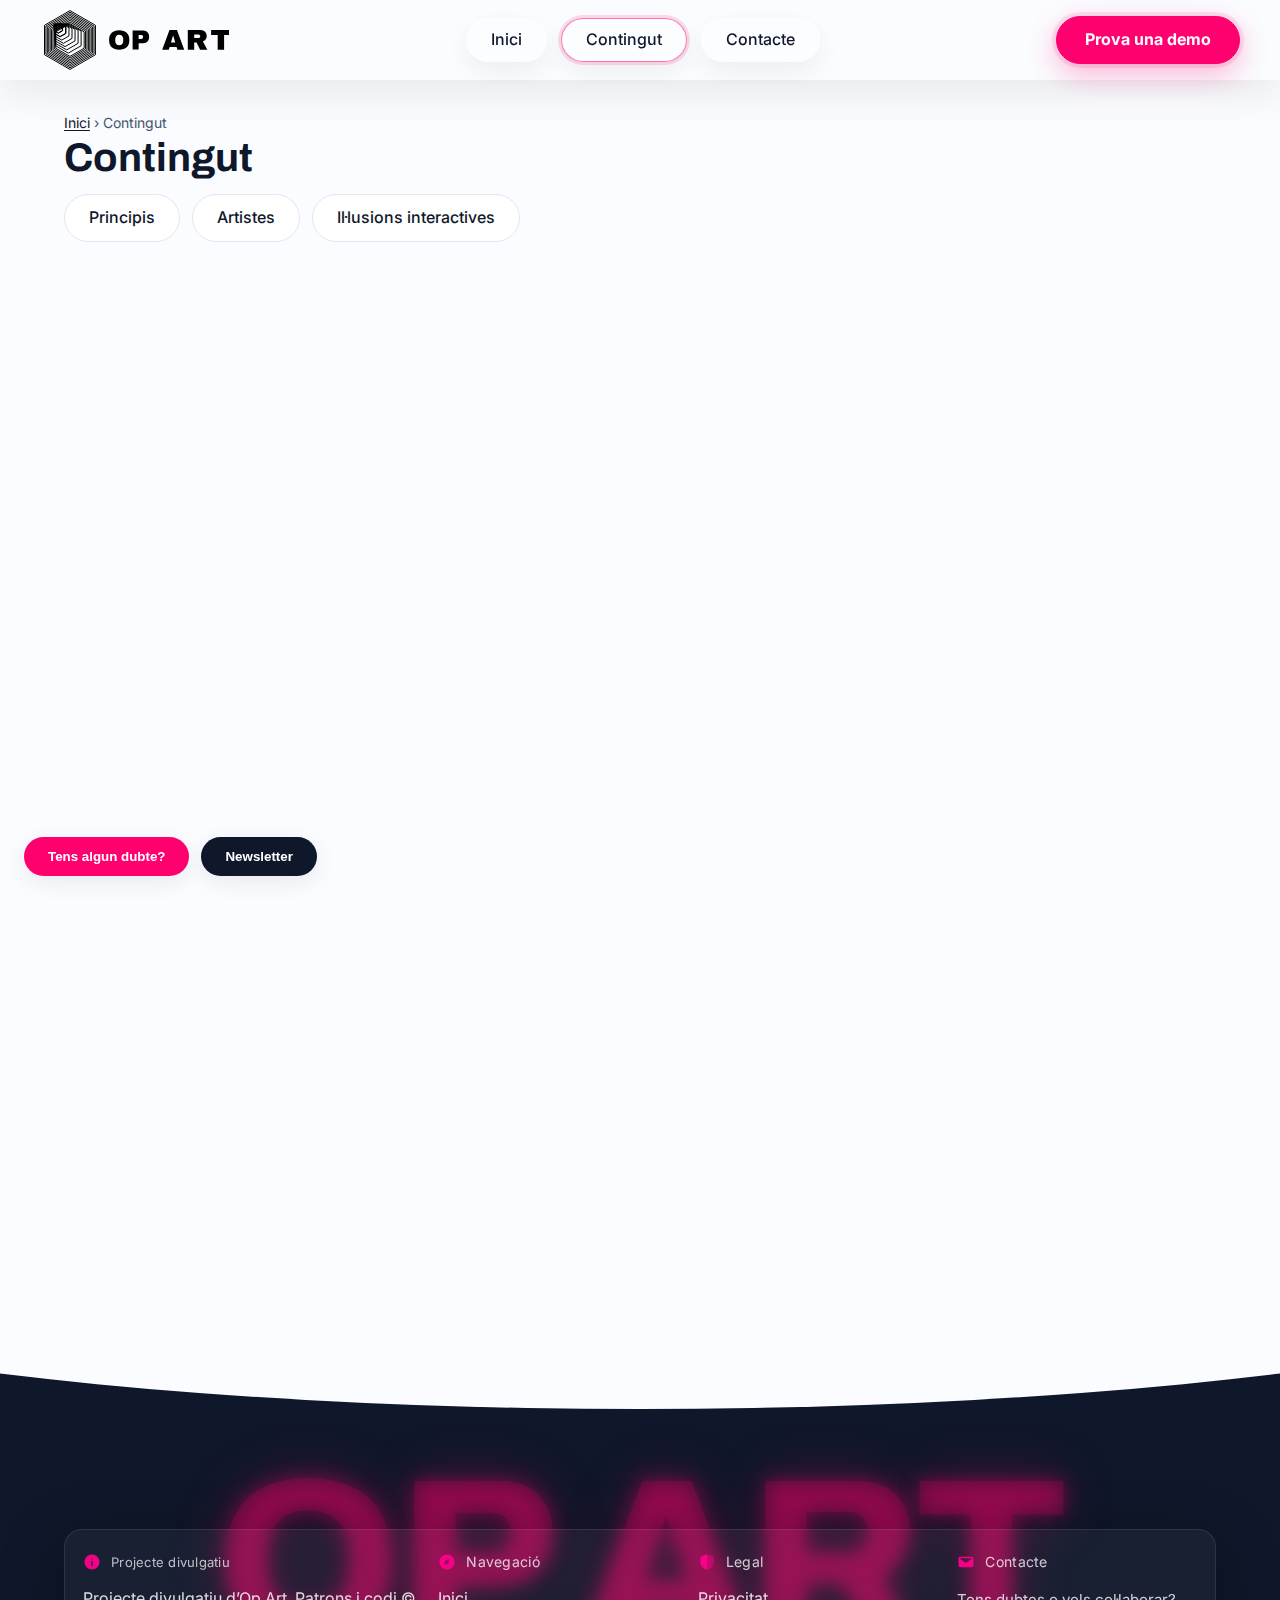
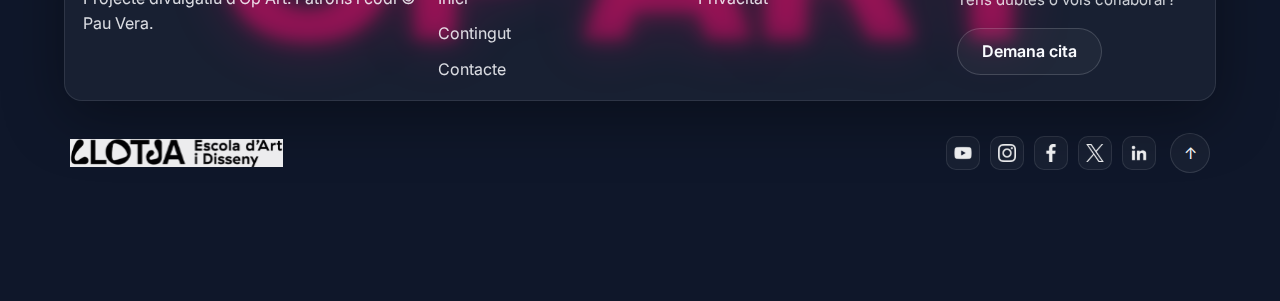
<file: contingut/index.html>
<!DOCTYPE html>
<!--
  📄 Document type HTML5 para activar el modo estándar en navegadores.
  Esto evita “quirks mode” y asegura un render consistente entre browsers.
-->
<html lang="ca">
<head>
  <meta charset="utf-8" />
  <meta name="viewport" content="width=device-width, initial-scale=1" />
  <title>OP ART — moviment a l'estàtic</title>
  <meta name="description" content="Web divulgativa sobre Op Art i art cinètic: principis, artistes i il·lusions interactives accessibles." />
  <link rel="preconnect" href="https://fonts.gstatic.com" crossorigin>
  <link href="https://fonts.googleapis.com/css2?family=Inter:wght@400;500;600;700&family=Archivo:wght@600;700&display=swap" rel="stylesheet">
  <link rel="stylesheet" href="../assets/css/style.css" />
</head>
<body data-section="contingut">
  <header class="site-header" role="banner">
  <a class="skip-link" href="#main">Saltar al contingut</a>

  <div class="container nav-wrap">
    <!-- BOTÓN HAMBURGUESA (solo móvil) -->
    <button class="nav-toggle" type="button" aria-label="Obrir menú" aria-expanded="false" aria-controls="mobileMenu">
      <span class="nav-toggle-lines" aria-hidden="true"></span>
    </button>

    <!-- LOGO -->
    <a class="logo" href="../index.html" aria-label="Inici — torna a la pàgina principal">
      <img src="../assets/img/Logonegro.svg" alt="Patró geomètric 1">
    </a>

    <!-- NAV DESKTOP (se oculta en móvil) -->
    <nav class="site-nav" aria-label="Navegació principal">
      <ul>
        <li><a href="../index.html" data-current="home">Inici</a></li>

        <!-- ✅ AQUÍ: Contingut es la página actual -->
        <li>
          <a
            href="index.html"
            aria-current="page"
            data-current="contingut"
            aria-label="Contingut — principis, artistes i il·lusions interactives"
          >Contingut</a>
        </li>

        <li><a href="../contacte.html" data-current="contacte">Contacte</a></li>
      </ul>
    </nav>

    <!-- CTA DESKTOP (se oculta en móvil) -->
    <a class="btn btn-cta" href="demos.html" aria-label="Obrir pàgina de demos interactives">Prova una demo</a>
  </div>

  <!-- PANEL MÓVIL (100vw x 50vh) -->
  <div id="mobileMenu" class="mobile-menu" aria-hidden="true">
    <div class="mobile-menu-inner">
      <a class="mobile-link" href="../index.html">Inici</a>

      <!-- ✅ También marcado correctamente en móvil -->
      <a class="mobile-link" href="index.html" aria-current="page">Contingut</a>

      <a class="mobile-link" href="../contacte.html">Contacte</a>

      <div class="mobile-actions">
        <a class="footer-btn footer-btn-ghost" href="demos.html">Prova una demo</a>
      </div>
    </div>
  </div>

  <!-- BACKDROP (click fuera = cerrar) -->
  <div class="mobile-backdrop" aria-hidden="true"></div>
</header>


  
  <main id="main" class="site-main container">
    <!--
      migas d pan para orientacion y seo -->
    <nav aria-label="Fil d’Ariadna" class="breadcrumbs"><a href="../index.html">Inici</a> › <span aria-current="page">Contingut</span></nav>

    
    <h1>Contingut</h1>

    <!--
      atajos de contenido
      -> Pequeño menú interno hacia subpáginas de la sección
      - >estilizados con la clase .btn.btn-secondary
    -->
    <nav class="content-shortcuts" aria-label="Accesos a seccions">
      <a class="btn btn-secondary" href="principis.html">Principis</a>
      <a class="btn btn-secondary" href="artistes.html">Artistes</a>
      <a class="btn btn-secondary" href="demos.html">Il·lusions interactives</a>
    </nav>

    <!--
      Bloque 1 “Principis clau”
      Patrón “block-with-aside” texto a la izquierda y visual a la derecha (img) 
      el botón enlaza a la página “principis.html” 
      La imagen usa loading="lazy" para el rendimiento y mejor seo
      
    -->
    <section class="section block-with-aside">
      <div class="block-main">
        <h2>Principis clau</h2>
        <p>Explora com contrast, freqüència, repetició i geometries radials activen la percepció. Cada principi inclou exemple visual i enllaç a una demo interactiva per provar l’efecte amb el teu propi ritme i distància d’observació.</p>
        <p><a class="btn btn-secondary" href="principis.html">Obrir Principis</a></p>
      </div>
      <img class="block-aside" loading="lazy" src="../assets/img/patrón líneas finas.avif" alt="Miniatura de principis">
    </section>

    <!--
      bloque 2: “Artistes”

      El botón enlaza a “artistes.html”.
      
    -->
    <section class="section block-with-aside">
      <div class="block-main">
        <h2>Artistes</h2>
        <p>Una selecció d’autors que han definit i expandit l’Op Art i el cinetisme: Bridget Riley i Victor Vasarely des de la geometria òptica; Carlos Cruz-Diez i Jesús Rafael Soto amb la interacció cromàtica i l’objecte-relleu. Veu com cada llenguatge genera dinàmiques visuals diferents.</p>
        <p><a class="btn btn-secondary" href="artistes.html">Veure artistes</a></p>
      </div>
      <img class="block-aside" loading="lazy" src="../assets/img/sala de galería.avif" alt="Miniatura artistes">
    </section>

    <!--
      bloque 3 “Il·lusions interactives”
      Presenta las demos disponibles  Moiré, Damero...
      Botón a “demos.html”.
      
    -->
    <section class="section block-with-aside">
      <div class="block-main">
        <h2>Il·lusions interactives</h2>
        <p>Demos senzilles per entendre i manipular els mecanismes perceptius: Moiré, Damero, Ones i Radial. Modifica contrast, mida, fase i angle i observa com canvien la vibració, el flux i la profunditat aparent.</p>
        <p><a class="btn btn-secondary" href="demos.html">Obrir demos</a></p>
      </div>
      <img class="block-aside" loading="lazy" src="../assets/img/Il·lusions-interactives.avif" alt="Miniatura demos">
    </section>
  </main>

  
  <footer class="site-footer" role="contentinfo">
  <div class="footer-bg-text" aria-hidden="true">OP ART</div>

  <div class="container footer-wrap">
    <div class="footer-top">
      <div class="footer-col footer-brand">
        <div class="footer-col-head">
          <img class="footer-icon" src="../assets/img/info.svg" alt="" loading="lazy">
          <p class="footer-kicker">Projecte divulgatiu</p>
        </div>

        <p class="footer-lead">
          Projecte divulgatiu d’Op Art. Patrons i codi © Pau Vera.
        </p>
      </div>

      <nav class="footer-col footer-nav" aria-label="Navegació peu">
        <div class="footer-col-head">
          <img class="footer-icon" src="../assets/img/Navegació.svg" alt="" loading="lazy">
          <p class="footer-title">Navegació</p>
        </div>

        <ul class="footer-links">
          <li><a href="../index.html">Inici</a></li>
          <li><a href="index.html">Contingut</a></li>
          <li><a href="../contacte.html">Contacte</a></li>
        </ul>
      </nav>

      <nav class="footer-col footer-legal" aria-label="Enllaços legals">
        <div class="footer-col-head">
          <img class="footer-icon" src="../assets/img/seguridad.svg" alt="" loading="lazy">
          <p class="footer-title">Legal</p>
        </div>

        <ul class="footer-links">
          <li><a href="../privacitat.html">Privacitat</a></li>
        </ul>
      </nav>

      <div class="footer-col footer-contact">
        <div class="footer-col-head">
          <img class="footer-icon" src="../assets/img/mail.svg" alt="" loading="lazy">
          <p class="footer-title">Contacte</p>
        </div>

        <p class="footer-mini">
          Tens dubtes o vols col·laborar?
        </p>

        <div class="footer-actions">
<a class="footer-btn footer-btn-ghost" href="../contacte.html#contactForm">Demana cita</a>
        </div>
      </div>
    </div>

    <div class="footer-bottom">
      <div class="footer-bottom-left">
        <img class="llotja-logo" src="../assets/img/llotja.svg" loading="lazy" alt="Logo Llotja" />
      </div>

      <nav class="footer-socials" aria-label="Redes sociales">
        <a class="social-link" href="#" title="YouTube"><img src="../assets/img/social/yt.svg" alt="YouTube"></a>
        <a class="social-link" href="#" title="Instagram"><img src="../assets/img/social/ig.svg" alt="Instagram"></a>
        <a class="social-link" href="#" title="Facebook"><img src="../assets/img/social/fb.svg" alt="Facebook"></a>
        <a class="social-link" href="#" title="X (Twitter)"><img src="../assets/img/social/x.svg" alt="X (Twitter)"></a>
        <a class="social-link" href="#" title="LinkedIn"><img src="../assets/img/social/linkedin.svg" alt="LinkedIn"></a>
      </nav>

      <a class="footer-topbtn" href="#top" aria-label="Tornar a dalt">↑</a>
    </div>
  </div>
</footer>

  
  <script src="../assets/js/main.js" defer></script>

</body>
</html>
</file>
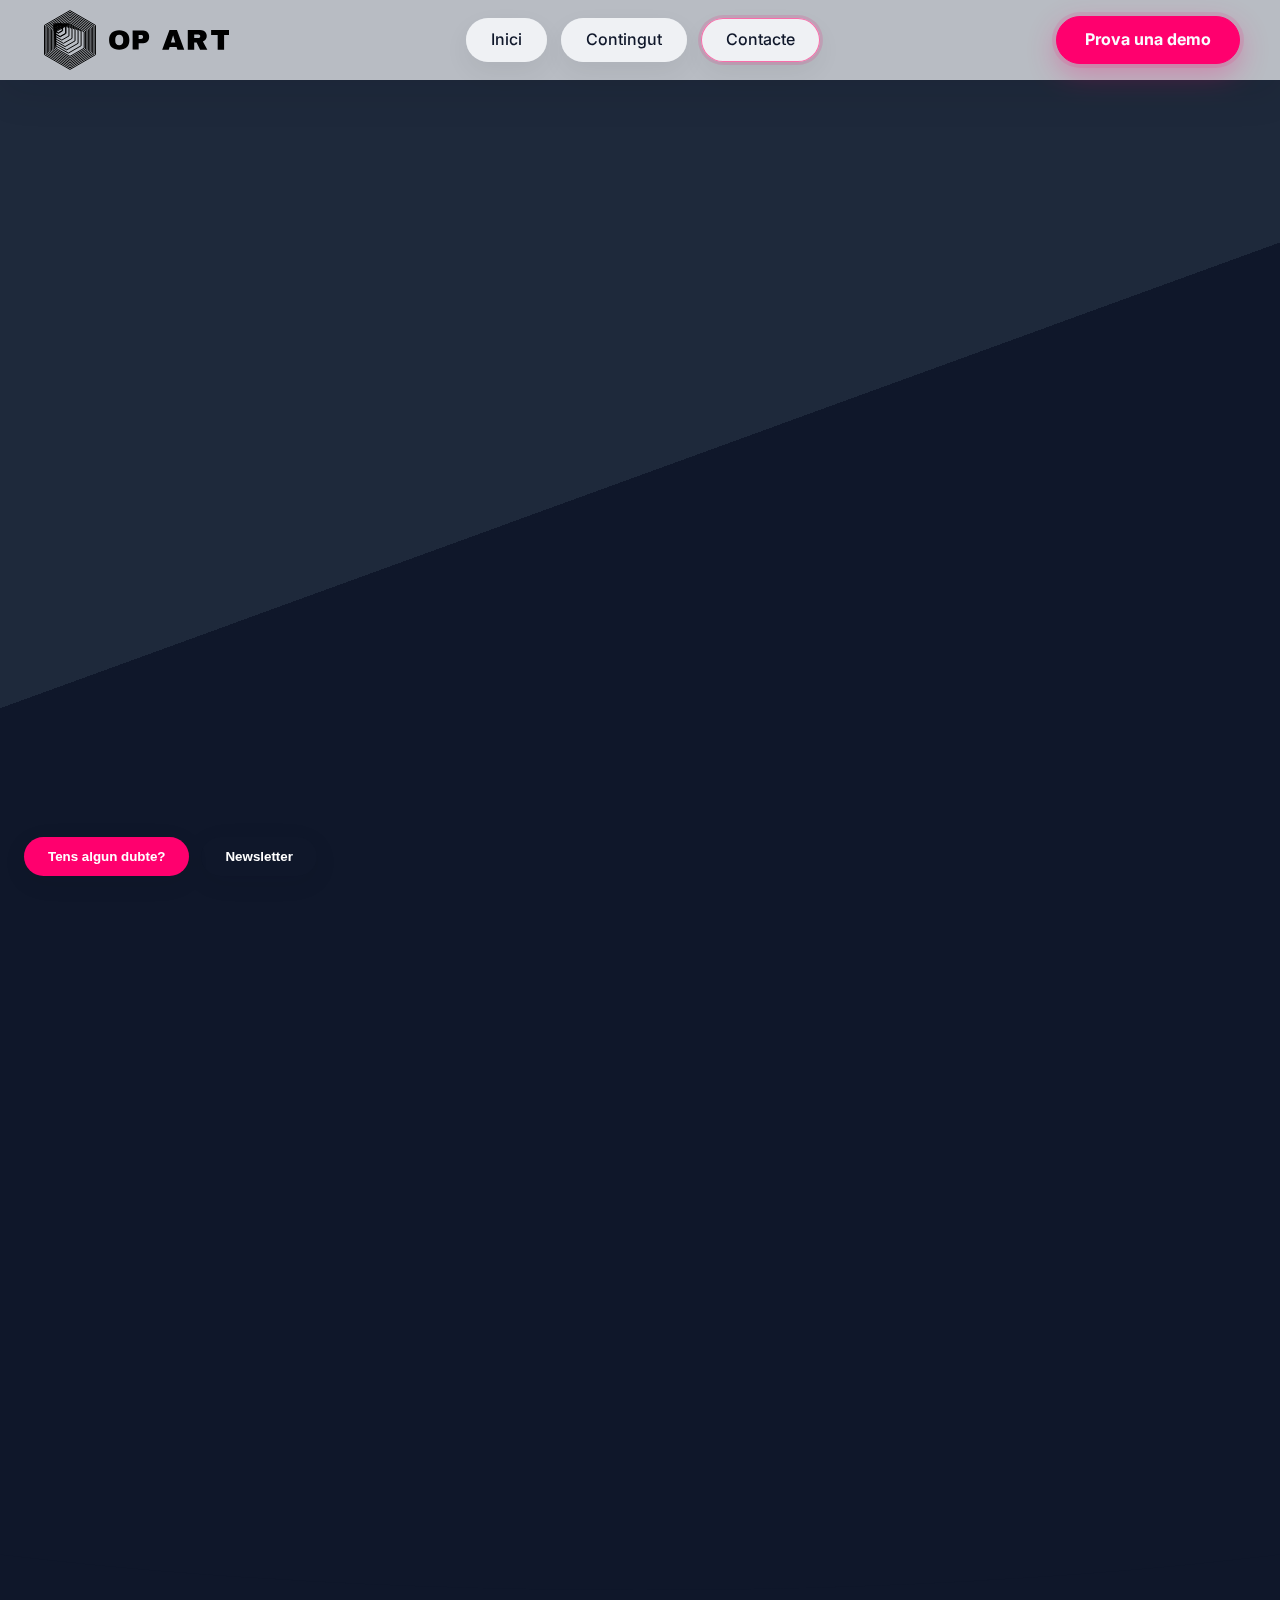
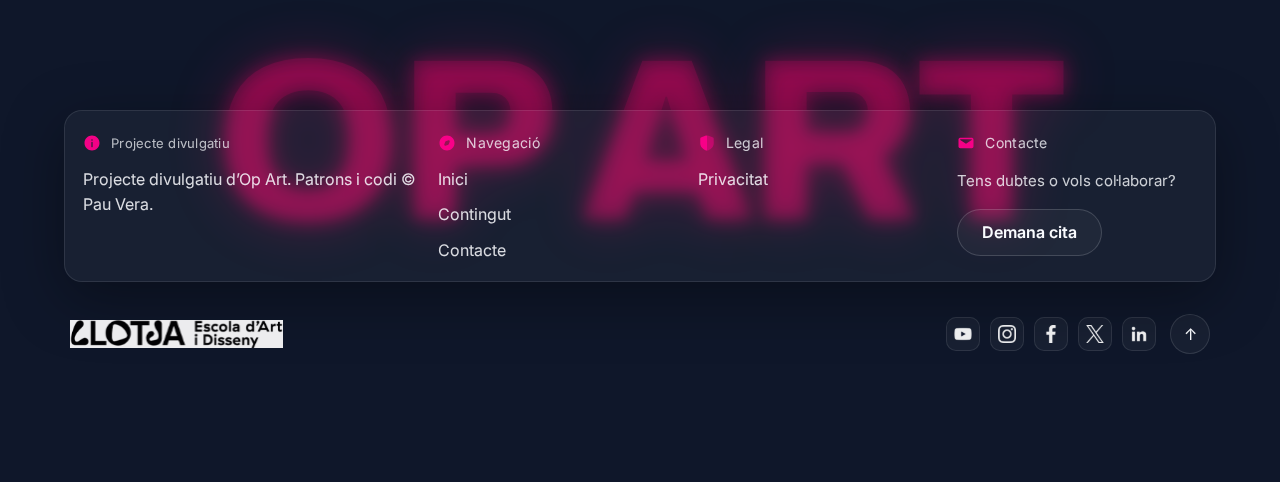
<file: contacte.html>
<!DOCTYPE html>
<html lang="ca">
<head>
  <meta charset="utf-8" />
  <meta name="viewport" content="width=device-width, initial-scale=1" />
  <title>OP ART — contacte</title>

  <meta name="description" content="Web divulgativa sobre Op Art i art cinètic: principis, artistes i il·lusions interactives accessibles." />
  <link rel="preconnect" href="https://fonts.gstatic.com" crossorigin>
  <link href="https://fonts.googleapis.com/css2?family=Inter:wght@400;500;600;700&family=Archivo:wght@600;700&display=swap" rel="stylesheet">
  <link rel="stylesheet" href="assets/css/style.css" />
</head>

<body class="page-contact">

<header class="site-header" role="banner">
  <a class="skip-link" href="#main">Saltar al contingut</a>

  <div class="container nav-wrap">
    <!-- BOTÓN HAMBURGUESA (solo móvil) -->
    <button
      class="nav-toggle"
      type="button"
      aria-label="Obrir menú"
      aria-expanded="false"
      aria-controls="mobileMenu"
    >
      <span class="nav-toggle-lines" aria-hidden="true"></span>
    </button>

    <!-- LOGO -->
    <a class="logo" href="index.html" aria-label="Inici — torna a la pàgina principal">
      <img src="assets/img/Logonegro.svg" alt="Patró geomètric 1">
    </a>

    <!-- NAV DESKTOP -->
    <nav class="site-nav" aria-label="Navegació principal">
      <ul>
        <li>
          <a href="index.html" data-current="home">Inici</a>
        </li>
        <li>
          <a
            href="contingut/index.html"
            data-current="contingut"
            aria-label="Contingut — principis, artistes i il·lusions interactives"
          >
            Contingut
          </a>
        </li>
        <li>
          <!-- 👇 AQUÍ ESTÁ LA CLAVE -->
          <a
            href="contacte.html"
            aria-current="page"
            data-current="contacte"
          >
            Contacte
          </a>
        </li>
      </ul>
    </nav>

    <!-- CTA DESKTOP -->
    <a
      class="btn btn-cta"
      href="contingut/demos.html"
      aria-label="Obrir pàgina de demos interactives"
    >
      Prova una demo
    </a>
  </div>

  <!-- MENÚ MÓVIL -->
  <div id="mobileMenu" class="mobile-menu" aria-hidden="true">
    <div class="mobile-menu-inner">
      <a class="mobile-link" href="index.html">Inici</a>
      <a class="mobile-link" href="contingut/index.html">Contingut</a>

      <!-- También marcado correctamente -->
      <a
        class="mobile-link"
        href="contacte.html"
        aria-current="page"
      >
        Contacte
      </a>

      <div class="mobile-actions">
        <a class="footer-btn footer-btn-ghost" href="contingut/demos.html">
          Prova una demo
        </a>
      </div>
    </div>
  </div>

  <!-- BACKDROP -->
  <div class="mobile-backdrop" aria-hidden="true"></div>
</header>

<main id="main" class="site-main">
  <section class="contact-hero" aria-labelledby="contactTitle">
    <div class="contact-container">
      <div class="contact-grid">
        <!-- TARJETA FORM -->
        <div class="contact-card">
          <h1 id="contactTitle" class="contact-title">CONTACT</h1>

          <form id="contactForm" class="form contact-form" method="post" action="#contactForm">

            <div class="field">
              <label for="name">First name</label>
              <input id="name" name="name" type="text" required aria-describedby="error-name" />
              <p id="error-name" class="form-error" hidden></p>
            </div>

            <div class="field">
              <label for="email">E-mail</label>
              <input id="email" name="email" type="email" required aria-describedby="error-email" />
              <p id="error-email" class="form-error" hidden></p>
            </div>

            <div class="field">
              <label for="topic">Topic</label>
              <select id="topic" name="topic" required aria-describedby="error-topic">
                <option value="">Select an option</option>
                <option>Consulta</option>
                <option>Suggeriment</option>
                <option>Altres</option>
              </select>
              <p id="error-topic" class="form-error" hidden></p>
            </div>

            <div class="field">
              <label for="message">Message</label>
              <textarea id="message" name="message" rows="6" required aria-describedby="error-message"></textarea>
              <p id="error-message" class="form-error" hidden></p>
            </div>

            <div class="field checkbox">
              <input id="consent" name="consent" type="checkbox" required />
<label for="consent">Accepto la <a href="privacitat.html">política de privacitat</a>.</label>
            </div>

            <div class="actions">
              <button class="btn btn-primary" type="submit">Send</button>
            </div>

            <p id="formStatus" class="status" aria-live="polite"></p>
          </form>
        </div>

        <!-- IMAGEN LATERAL -->
        <figure class="contact-side" aria-hidden="true">
          <img src="assets/img/ilusion optica vertical.png" alt="" loading="lazy" />
        </figure>
      </div>
    </div>
  </section>

  <section class="benefits-section" aria-labelledby="benefits-title">
        <h2 id="benefits-title" class="sr-only">Beneficis del projecte</h2>
        <div class="benefits-grid">
          
          <article class="benefit-card">
            <div class="benefit-icon">
              <img src="assets/img/info.svg" alt="Inmersió">
            </div>
            <h3>Inmersió Total</h3>
            <p>Descobreix l'art cinètic a través d'una experiència visual única i dinàmica.</p>
          </article>

          <article class="benefit-card">
            <div class="benefit-icon">
              <img src="assets/img/Navegació.svg" alt="Educació">
            </div>
            <h3>Aprenentatge Actiu</h3>
            <p>Entén els principis de la percepció visual amb contingut divulgatiu rigorós.</p>
          </article>

          <article class="benefit-card">
            <div class="benefit-icon">
              <img src="assets/img/Contrast i freqüència icono.svg" alt="Interactiva">
            </div>
            <h3>Demos Interactives</h3>
            <p>Experimenta tu mateix amb els patrons i genera les teves pròpies il·lusions.</p>
          </article>

          <article class="benefit-card">
            <div class="benefit-icon">
              <img src="assets/img/seguridad.svg" alt="Accessibilitat">
            </div>
            <h3>Disseny Universal</h3>
            <p>Contingut optimitzat per a una navegació clara, accessible i moderna.</p>
          </article>

        </div>
      </section>
</main>


<footer class="site-footer" role="contentinfo">
  <div class="footer-bg-text" aria-hidden="true">OP ART</div>

  <div class="container footer-wrap">
    <div class="footer-top">
      <div class="footer-col footer-brand">
        <div class="footer-col-head">
          <img class="footer-icon" src="assets/img/info.svg" alt="" loading="lazy">
          <p class="footer-kicker">Projecte divulgatiu</p>
        </div>

        <p class="footer-lead">
          Projecte divulgatiu d’Op Art. Patrons i codi © Pau Vera.
        </p>
      </div>

      <nav class="footer-col footer-nav" aria-label="Navegació peu">
        <div class="footer-col-head">
          <img class="footer-icon" src="assets/img/Navegació.svg" alt="" loading="lazy">
          <p class="footer-title">Navegació</p>
        </div>

        <ul class="footer-links">
          <li><a href="index.html">Inici</a></li>
          <li><a href="contingut/index.html">Contingut</a></li>
          <li><a href="contacte.html">Contacte</a></li>
        </ul>
      </nav>

      <nav class="footer-col footer-legal" aria-label="Enllaços legals">
        <div class="footer-col-head">
          <img class="footer-icon" src="assets/img/seguridad.svg" alt="" loading="lazy">
          <p class="footer-title">Legal</p>
        </div>

        <ul class="footer-links">
          <li><a href="privacitat.html">Privacitat</a></li>
        </ul>
      </nav>

      <div class="footer-col footer-contact">
        <div class="footer-col-head">
          <img class="footer-icon" src="assets/img/mail.svg" alt="" loading="lazy">
          <p class="footer-title">Contacte</p>
        </div>

        <p class="footer-mini">
          Tens dubtes o vols col·laborar?
        </p>

        <div class="footer-actions">
          <a class="footer-btn footer-btn-ghost" href="contacte.html#contactForm"
>Demana cita</a>
        </div>
      </div>
    </div>

    <div class="footer-bottom">
      <div class="footer-bottom-left">
        <img class="llotja-logo" src="assets/img/llotja.svg" loading="lazy" alt="Logo Llotja" />
      </div>

      <nav class="footer-socials" aria-label="Redes sociales">
        <a class="social-link" href="#" title="YouTube"><img src="assets/img/social/yt.svg" alt="YouTube"></a>
        <a class="social-link" href="#" title="Instagram"><img src="assets/img/social/ig.svg" alt="Instagram"></a>
        <a class="social-link" href="#" title="Facebook"><img src="assets/img/social/fb.svg" alt="Facebook"></a>
        <a class="social-link" href="#" title="X (Twitter)"><img src="assets/img/social/x.svg" alt="X (Twitter)"></a>
        <a class="social-link" href="#" title="LinkedIn"><img src="assets/img/social/linkedin.svg" alt="LinkedIn"></a>
      </nav>

      <a class="footer-topbtn" href="#top" aria-label="Tornar a dalt">↑</a>
    </div>
  </div>
</footer>


<script src="assets/js/main.js" defer></script>
</body>
</html>
</file>
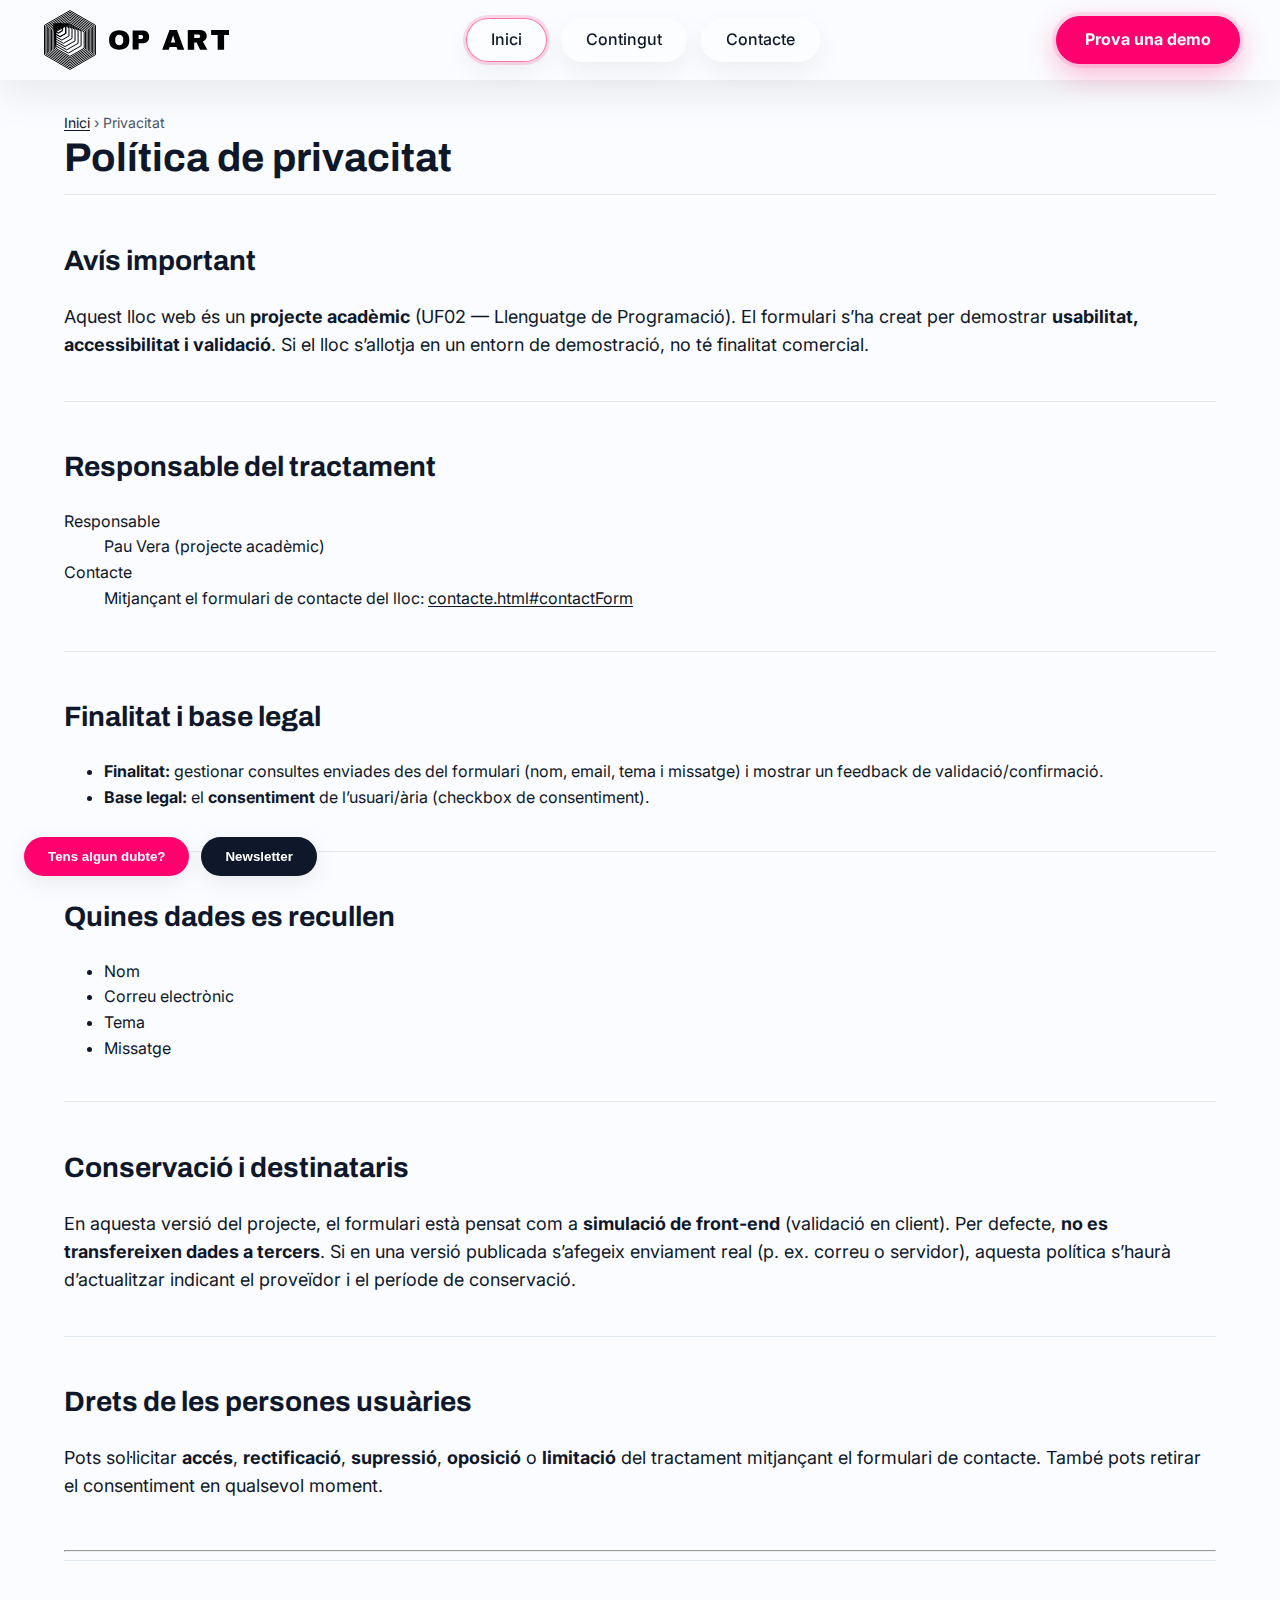
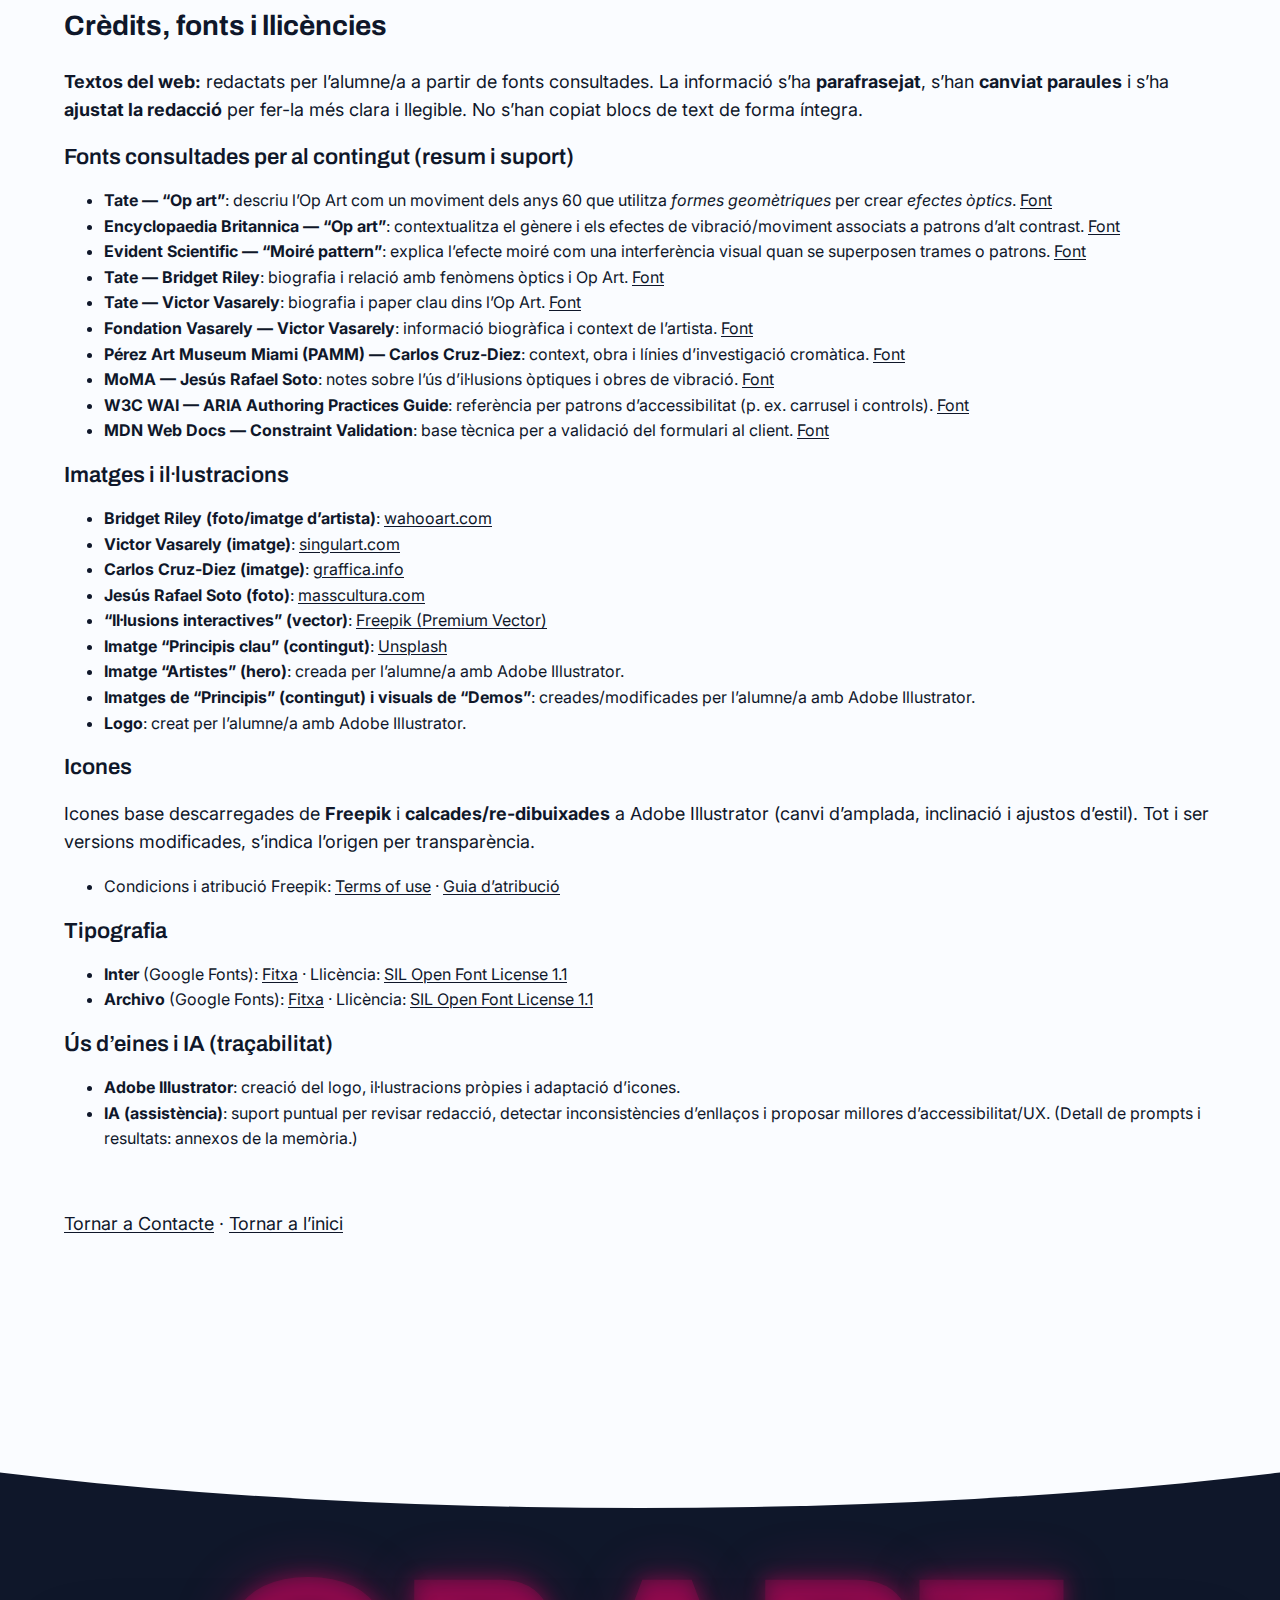
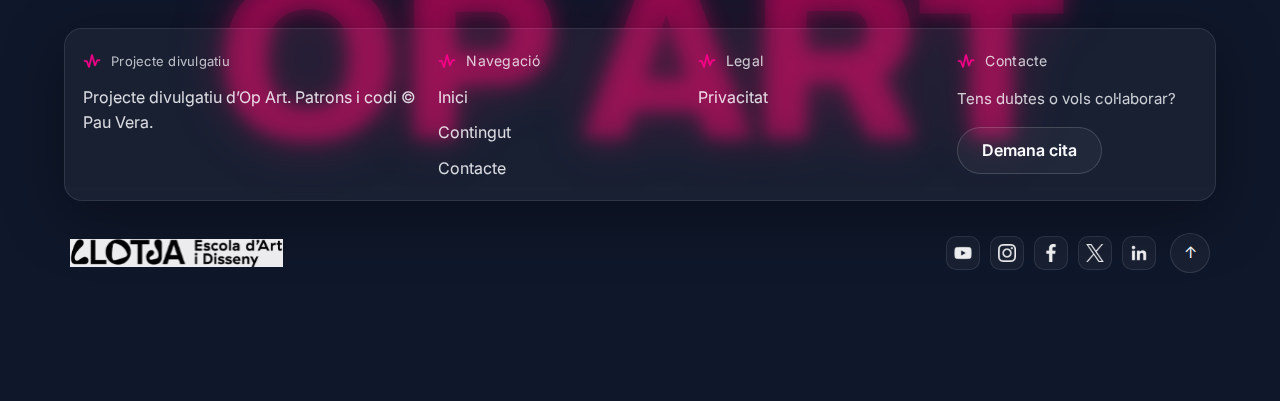
<file: privacitat.html>
<!DOCTYPE html>
<html lang="ca">
<head>

<meta charset="utf-8" />
<meta name="viewport" content="width=device-width, initial-scale=1" />
<title>OP ART — privacitat</title>

<meta name="description" content="Web divulgativa sobre Op Art i art cinètic: principis, artistes i il·lusions interactives accessibles." />
<link rel="preconnect" href="https://fonts.gstatic.com" crossorigin>
<link href="https://fonts.googleapis.com/css2?family=Inter:wght@400;500;600;700&family=Archivo:wght@600;700&display=swap" rel="stylesheet">
<link rel="stylesheet" href="assets/css/style.css" />

</head>
<body data-section="home">

<header class="site-header" role="banner">
  <a class="skip-link" href="#main">Saltar al contingut</a>

  <div class="container nav-wrap">
    <!-- BOTÓN HAMBURGUESA (solo móvil) -->
    <button class="nav-toggle" type="button" aria-label="Obrir menú" aria-expanded="false" aria-controls="mobileMenu">
      <span class="nav-toggle-lines" aria-hidden="true"></span>
    </button>

    <!-- LOGO -->
    <a class="logo" href="index.html" aria-label="Inici — torna a la pàgina principal">
      <img src="assets/img/Logonegro.svg" alt="Patró geomètric 1">
    </a>

    <!-- NAV DESKTOP (se oculta en móvil) -->
    <nav class="site-nav" aria-label="Navegació principal">
      <ul>
        <li><a href="index.html" aria-current="page" data-current="home">Inici</a></li>
        <li><a href="contingut/index.html" data-current="contingut" aria-label="Contingut — principis, artistes i il·lusions interactives">Contingut</a></li>
        <li><a href="contacte.html" data-current="contacte">Contacte</a></li>
      </ul>
    </nav>

    <!-- CTA DESKTOP (se oculta en móvil) -->
    <a class="btn btn-cta" href="contingut/demos.html" aria-label="Obrir pàgina de demos interactives">Prova una demo</a>
  </div>

  <!-- PANEL MÓVIL (100vw x 50vh) -->
  <div id="mobileMenu" class="mobile-menu" aria-hidden="true">
    <div class="mobile-menu-inner">
      <a class="mobile-link" href="index.html">Inici</a>
      <a class="mobile-link" href="contingut/index.html">Contingut</a>
      <a class="mobile-link" href="contacte.html">Contacte</a>

      <div class="mobile-actions">
        <a class="footer-btn footer-btn-ghost" href="contingut/demos.html">Prova una demo</a>
      </div>
    </div>
  </div>

  <!-- BACKDROP (click fuera = cerrar) -->
  <div class="mobile-backdrop" aria-hidden="true"></div>
</header>

<main id="main" class="site-main container">
  <nav aria-label="Fil d’Ariadna" class="breadcrumbs">
    <a href="index.html">Inici</a> › <span aria-current="page">Privacitat</span>
  </nav>

  <h1>Política de privacitat</h1>

  <section class="section">
    <h2>Avís important</h2>
    <p>
      Aquest lloc web és un <strong>projecte acadèmic</strong> (UF02 — Llenguatge de Programació).
      El formulari s’ha creat per demostrar <strong>usabilitat, accessibilitat i validació</strong>.
      Si el lloc s’allotja en un entorn de demostració, no té finalitat comercial.
    </p>
  </section>

  <section class="section" aria-labelledby="privacitat-responsable">
    <h2 id="privacitat-responsable">Responsable del tractament</h2>
    <dl>
      <dt>Responsable</dt>
      <dd>Pau Vera (projecte acadèmic)</dd>

      <dt>Contacte</dt>
      <dd>
        Mitjançant el formulari de contacte del lloc:
        <a href="contacte.html#contactForm">contacte.html#contactForm</a>
      </dd>
    </dl>
  </section>

  <section class="section" aria-labelledby="privacitat-finalitat">
    <h2 id="privacitat-finalitat">Finalitat i base legal</h2>
    <ul>
      <li>
        <strong>Finalitat:</strong> gestionar consultes enviades des del formulari (nom, email, tema i missatge)
        i mostrar un feedback de validació/confirmació.
      </li>
      <li>
        <strong>Base legal:</strong> el <strong>consentiment</strong> de l’usuari/ària (checkbox de consentiment).
      </li>
    </ul>
  </section>

  <section class="section" aria-labelledby="privacitat-dades">
    <h2 id="privacitat-dades">Quines dades es recullen</h2>
    <ul>
      <li>Nom</li>
      <li>Correu electrònic</li>
      <li>Tema</li>
      <li>Missatge</li>
    </ul>
  </section>

  <section class="section" aria-labelledby="privacitat-conservacio">
    <h2 id="privacitat-conservacio">Conservació i destinataris</h2>
    <p>
      En aquesta versió del projecte, el formulari està pensat com a <strong>simulació de front-end</strong>
      (validació en client). Per defecte, <strong>no es transfereixen dades a tercers</strong>.
      Si en una versió publicada s’afegeix enviament real (p. ex. correu o servidor), aquesta política s’haurà
      d’actualitzar indicant el proveïdor i el període de conservació.
    </p>
  </section>

  <section class="section" aria-labelledby="privacitat-drets">
    <h2 id="privacitat-drets">Drets de les persones usuàries</h2>
    <p>
      Pots sol·licitar <strong>accés</strong>, <strong>rectificació</strong>, <strong>supressió</strong>,
      <strong>oposició</strong> o <strong>limitació</strong> del tractament mitjançant el formulari de contacte.
      També pots retirar el consentiment en qualsevol moment.
    </p>
  </section>

  <hr class="sep" />

  <section class="section" id="credits" aria-labelledby="credits-h2">
    <h2 id="credits-h2">Crèdits, fonts i llicències</h2>

    <p>
      <strong>Textos del web:</strong> redactats per l’alumne/a a partir de fonts consultades.
      La informació s’ha <strong>parafrasejat</strong>, s’han <strong>canviat paraules</strong> i s’ha
      <strong>ajustat la redacció</strong> per fer-la més clara i llegible. No s’han copiat blocs de text de forma íntegra.
    </p>

    <h3>Fonts consultades per al contingut (resum i suport)</h3>
    <ul>
      <li>
        <strong>Tate — “Op art”</strong>: descriu l’Op Art com un moviment dels anys 60 que utilitza
        <em>formes geomètriques</em> per crear <em>efectes òptics</em>.
        <a href="https://www.tate.org.uk/art/art-terms/o/op-art" target="_blank" rel="noopener">Font</a>
      </li>
      <li>
        <strong>Encyclopaedia Britannica — “Op art”</strong>: contextualitza el gènere i els efectes de vibració/moviment
        associats a patrons d’alt contrast.
        <a href="https://www.britannica.com/art/Op-art" target="_blank" rel="noopener">Font</a>
      </li>
      <li>
        <strong>Evident Scientific — “Moiré pattern”</strong>: explica l’efecte moiré com una interferència visual
        quan se superposen trames o patrons.
        <a href="https://www.evidentscientific.com/en/applications/imaging/moire-pattern/" target="_blank" rel="noopener">Font</a>
      </li>
      <li>
        <strong>Tate — Bridget Riley</strong>: biografia i relació amb fenòmens òptics i Op Art.
        <a href="https://www.tate.org.uk/art/artists/bridget-riley-1845" target="_blank" rel="noopener">Font</a>
      </li>
      <li>
        <strong>Tate — Victor Vasarely</strong>: biografia i paper clau dins l’Op Art.
        <a href="https://www.tate.org.uk/art/artists/victor-vasarely-2095" target="_blank" rel="noopener">Font</a>
      </li>
      <li>
        <strong>Fondation Vasarely — Victor Vasarely</strong>: informació biogràfica i context de l’artista.
        <a href="https://www.fondationvasarely.org/architectonic-center/victor-vasarely/" target="_blank" rel="noopener">Font</a>
      </li>
      <li>
        <strong>Pérez Art Museum Miami (PAMM) — Carlos Cruz-Diez</strong>: context, obra i línies d’investigació cromàtica.
        <a href="https://www.pamm.org/en/essay/carlos-cruz-diez-chromosaturation/" target="_blank" rel="noopener">Font</a>
      </li>
      <li>
        <strong>MoMA — Jesús Rafael Soto</strong>: notes sobre l’ús d’il·lusions òptiques i obres de vibració.
        <a href="https://www.moma.org/collection/artists/5535" target="_blank" rel="noopener">Font</a>
      </li>
      <li>
        <strong>W3C WAI — ARIA Authoring Practices Guide</strong>: referència per patrons d’accessibilitat
        (p. ex. carrusel i controls).
        <a href="https://www.w3.org/WAI/ARIA/apg/" target="_blank" rel="noopener">Font</a>
      </li>
      <li>
        <strong>MDN Web Docs — Constraint Validation</strong>: base tècnica per a validació del formulari al client.
        <a href="https://developer.mozilla.org/en-US/docs/Web/HTML/Guides/Constraint_validation" target="_blank" rel="noopener">Font</a>
      </li>
    </ul>

    <h3>Imatges i il·lustracions</h3>
    <ul>
      <li>
        <strong>Bridget Riley (foto/imatge d’artista)</strong>:
        <a href="https://wahooart.com/es/artists/bridget-riley-es/" target="_blank" rel="noopener">wahooart.com</a>
      </li>
      <li>
        <strong>Victor Vasarely (imatge)</strong>:
        <a href="https://www.singulart.com/blog/wp-content/uploads/2024/02/Victor-Vasarely.webp" target="_blank" rel="noopener">singulart.com</a>
      </li>
      <li>
        <strong>Carlos Cruz-Diez (imatge)</strong>:
        <a href="https://graffica.info/el-arte-cinetico-decarlos-cruz-diez/" target="_blank" rel="noopener">graffica.info</a>
      </li>
      <li>
        <strong>Jesús Rafael Soto (foto)</strong>:
        <a href="https://www.masscultura.com/encuentro-con-el-maestro-artistico-de-los-cact-jesus-soto/" target="_blank" rel="noopener">masscultura.com</a>
      </li>
      <li>
        <strong>“Il·lusions interactives” (vector)</strong>:
        <a href="https://www.freepik.com/premium-vector/abstract-op-art-black-white-lines-hyper-3d-perspective-vector-abstract-background-artistic-illustration-psychedelic-linear-pattern-hypnotic-optical-illusion_21144180.htm"
           target="_blank" rel="noopener">Freepik (Premium Vector)</a>
      </li>
      <li>
        <strong>Imatge “Principis clau” (contingut)</strong>:
        <a href="https://unsplash.com/es/fotos/el-patron-geometrico-crea-un-diseno-radial-cautivador-LknV34EO45E"
           target="_blank" rel="noopener">Unsplash</a>
      </li>
      <li>
        <strong>Imatge “Artistes” (hero)</strong>: creada per l’alumne/a amb Adobe Illustrator.</li>
      <li>
        <strong>Imatges de “Principis” (contingut) i visuals de “Demos”</strong>: creades/modificades per l’alumne/a amb Adobe Illustrator.</li>
      <li>
        <strong>Logo</strong>: creat per l’alumne/a amb Adobe Illustrator.</li>
    </ul>

    <h3>Icones</h3>
    <p>
      Icones base descarregades de <strong>Freepik</strong> i <strong>calcades/re-dibuixades</strong> a Adobe Illustrator
      (canvi d’amplada, inclinació i ajustos d’estil). Tot i ser versions modificades, s’indica l’origen per transparència.
    </p>
    <ul>
      <li>
        Condicions i atribució Freepik:
        <a href="https://www.freepik.com/legal/terms-of-use" target="_blank" rel="noopener">Terms of use</a>
        ·
        <a href="https://support.freepik.com/s/article/Attribution-How-when-and-where?language=en_US" target="_blank" rel="noopener">Guia d’atribució</a>
      </li>
    </ul>

    <h3>Tipografia</h3>
    <ul>
      <li>
        <strong>Inter</strong> (Google Fonts):
        <a href="https://fonts.google.com/specimen/Inter" target="_blank" rel="noopener">Fitxa</a>
        · Llicència:
        <a href="https://openfontlicense.org/" target="_blank" rel="noopener">SIL Open Font License 1.1</a>
      </li>
      <li>
        <strong>Archivo</strong> (Google Fonts):
        <a href="https://fonts.google.com/specimen/Archivo" target="_blank" rel="noopener">Fitxa</a>
        · Llicència:
        <a href="https://openfontlicense.org/" target="_blank" rel="noopener">SIL Open Font License 1.1</a>
      </li>
    </ul>

    <h3>Ús d’eines i IA (traçabilitat)</h3>
    <ul>
      <li><strong>Adobe Illustrator</strong>: creació del logo, il·lustracions pròpies i adaptació d’icones.</li>
      <li>
        <strong>IA (assistència)</strong>: suport puntual per revisar redacció, detectar inconsistències d’enllaços
        i proposar millores d’accessibilitat/UX. (Detall de prompts i resultats: annexos de la memòria.)
      </li>
    </ul>
  </section>

  <p>
    <a href="contacte.html#contactForm">Tornar a Contacte</a> ·
    <a href="index.html">Tornar a l’inici</a>
  </p>
</main>


<footer class="site-footer" role="contentinfo">
  <div class="footer-bg-text" aria-hidden="true">OP ART</div>

  <div class="container footer-wrap">
    <div class="footer-top">
      <div class="footer-col footer-brand">
        <div class="footer-col-head">
          <img class="footer-icon" src="assets/img/Contrast i freqüència icono.svg" alt="" loading="lazy">
          <p class="footer-kicker">Projecte divulgatiu</p>
        </div>

        <p class="footer-lead">
          Projecte divulgatiu d’Op Art. Patrons i codi © Pau Vera.
        </p>
      </div>

      <nav class="footer-col footer-nav" aria-label="Navegació peu">
        <div class="footer-col-head">
          <img class="footer-icon" src="assets/img/Contrast i freqüència icono.svg" alt="" loading="lazy">
          <p class="footer-title">Navegació</p>
        </div>

        <ul class="footer-links">
          <li><a href="index.html">Inici</a></li>
          <li><a href="contingut/index.html">Contingut</a></li>
          <li><a href="contacte.html">Contacte</a></li>
        </ul>
      </nav>

      <nav class="footer-col footer-legal" aria-label="Enllaços legals">
        <div class="footer-col-head">
          <img class="footer-icon" src="assets/img/Contrast i freqüència icono.svg" alt="" loading="lazy">
          <p class="footer-title">Legal</p>
        </div>

        <ul class="footer-links">
          <li><a href="privacitat.html">Privacitat</a></li>
        </ul>
      </nav>

      <div class="footer-col footer-contact">
        <div class="footer-col-head">
          <img class="footer-icon" src="assets/img/Contrast i freqüència icono.svg" alt="" loading="lazy">
          <p class="footer-title">Contacte</p>
        </div>

        <p class="footer-mini">
          Tens dubtes o vols col·laborar?
        </p>

        <div class="footer-actions">
          <a class="footer-btn footer-btn-ghost" href="contacte.html#contactForm">Demana cita</a>
        </div>
      </div>
    </div>

    <div class="footer-bottom">
      <div class="footer-bottom-left">
        <img class="llotja-logo" src="assets/img/llotja.svg" loading="lazy" alt="Logo Llotja" />
      </div>

      <nav class="footer-socials" aria-label="Redes sociales">
        <a class="social-link" href="#" title="YouTube"><img src="assets/img/social/yt.svg" alt="YouTube"></a>
        <a class="social-link" href="#" title="Instagram"><img src="assets/img/social/ig.svg" alt="Instagram"></a>
        <a class="social-link" href="#" title="Facebook"><img src="assets/img/social/fb.svg" alt="Facebook"></a>
        <a class="social-link" href="#" title="X (Twitter)"><img src="assets/img/social/x.svg" alt="X (Twitter)"></a>
        <a class="social-link" href="#" title="LinkedIn"><img src="assets/img/social/linkedin.svg" alt="LinkedIn"></a>
      </nav>

      <a class="footer-topbtn" href="#top" aria-label="Tornar a dalt">↑</a>
    </div>
  </div>
</footer>
<script src="assets/js/main.js" defer></script>


</body>
</html>
</file>
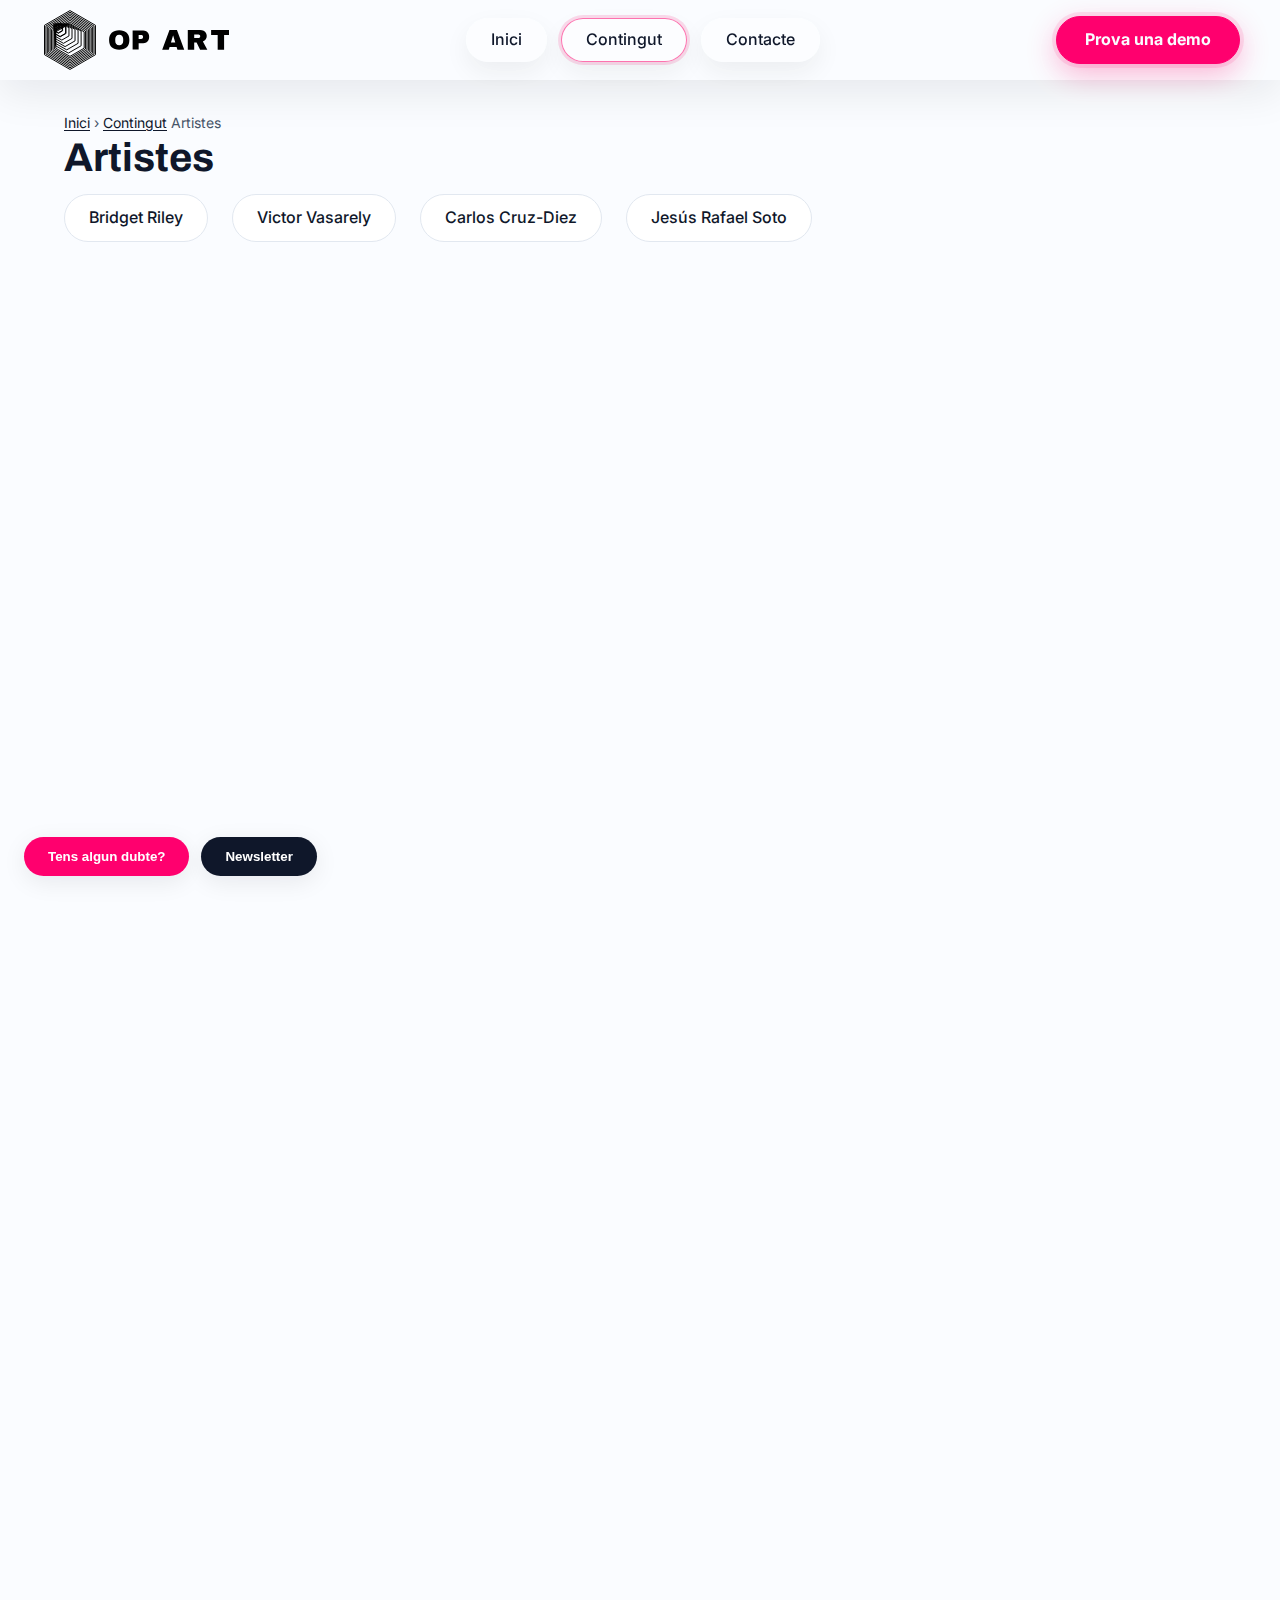
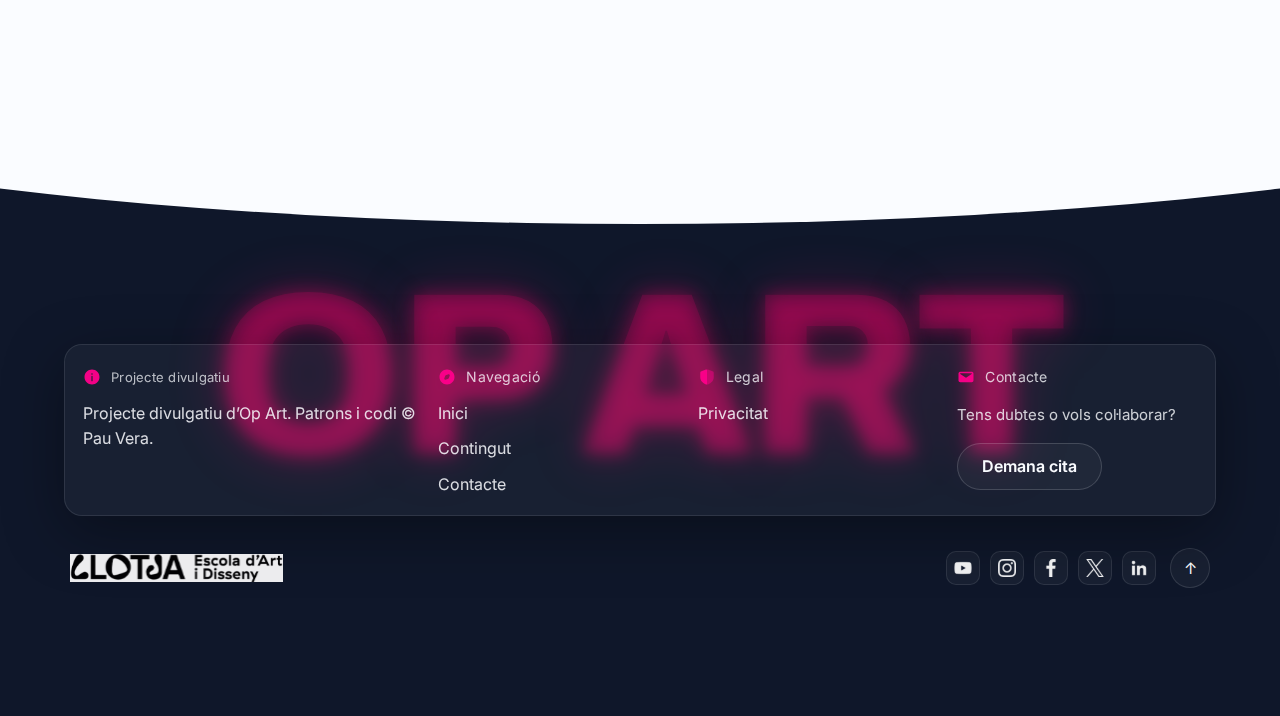
<file: contingut/artistes.html>
<!DOCTYPE html>
<html lang="ca">
<head>

<meta charset="utf-8" />
<meta name="viewport" content="width=device-width, initial-scale=1" />
<title>OP ART — artistes</title>

<meta name="description" content="Web divulgativa sobre Op Art i art cinètic: principis, artistes i il·lusions interactives accessibles." />
<link rel="preconnect" href="https://fonts.gstatic.com" crossorigin>
<link href="https://fonts.googleapis.com/css2?family=Inter:wght@400;500;600;700&family=Archivo:wght@600;700&display=swap" rel="stylesheet">
<link rel="stylesheet" href="../assets/css/style.css" />

</head>
<body data-section="contingut">

<header class="site-header" role="banner">
  <a class="skip-link" href="#main">Saltar al contingut</a>

  <div class="container nav-wrap">
    <!-- BOTÓN HAMBURGUESA (solo móvil) -->
    <button class="nav-toggle" type="button" aria-label="Obrir menú" aria-expanded="false" aria-controls="mobileMenu">
      <span class="nav-toggle-lines" aria-hidden="true"></span>
    </button>

    <!-- LOGO -->
    <a class="logo" href="../index.html" aria-label="Inici — torna a la pàgina principal">
      <img src="../assets/img/Logonegro.svg" alt="Patró geomètric 1">
    </a>

    <!-- NAV DESKTOP (se oculta en móvil) -->
    <nav class="site-nav" aria-label="Navegació principal">
      <ul>
        <li><a href="../index.html" data-current="home">Inici</a></li>
        <li><a href="index.html" aria-current="page" data-current="contingut" aria-label="Contingut — principis, artistes i il·lusions interactives">Contingut</a></li>
        <li><a href="../contacte.html" data-current="contacte">Contacte</a></li>
      </ul>
    </nav>

    <!-- CTA DESKTOP (se oculta en móvil) -->
    <a class="btn btn-cta" href="demos.html" aria-label="Obrir pàgina de demos interactives">Prova una demo</a>
  </div>

  <!-- PANEL MÓVIL (100vw x 50vh) -->
  <div id="mobileMenu" class="mobile-menu" aria-hidden="true">
    <div class="mobile-menu-inner">
      <a class="mobile-link" href="../index.html">Inici</a>
      <a class="mobile-link" href="index.html" aria-current="page">Contingut</a>
      <a class="mobile-link" href="../contacte.html">Contacte</a>

      <div class="mobile-actions">
        <a class="footer-btn footer-btn-ghost" href="demos.html">Prova una demo</a>
      </div>
    </div>
  </div>

  <!-- BACKDROP (click fuera = cerrar) -->
  <div class="mobile-backdrop" aria-hidden="true"></div>
</header>



<main id="main" class="site-main container">
  <nav aria-label="Fil d’Ariadna" class="breadcrumbs"><a href="../index.html">Inici</a> › <a href="index.html">Contingut</a>   <span aria-current="page">Artistes</span></nav>
  <h1>Artistes</h1>

  <nav class="inpage-nav roomy" aria-label="Índex d’artistes">
    <a href="#riley">Bridget Riley</a>
    <a href="#vasarely">Victor Vasarely</a>
    <a href="#cruzdiez">Carlos Cruz-Diez</a>
    <a href="#soto">Jesús Rafael Soto</a>
  </nav>






  <section id="riley" class="section block-with-aside">
    <div class="block-main">
      <h2>Bridget Riley</h2>
      <p>Riley investiga ritmes lineals i contrastos que generen vibració i moviment aparent. Les sèries de barres i ondulacions dels seixanta van establir clàssics de l’Op Art; a partir dels setanta introdueix color per modular el flux i la lluminositat percebuda. El seu procés és altament sistemàtic, però busca una experiència perceptiva física i temporal en el públic. Obres com Movement in Squares o Cataract mostren com petites variacions de fase desencadenen moviments interns.</p>
      <ul class="ext">
        <li><a href="https://www.tate.org.uk/art/artists/bridget-riley-1845" target="_blank" rel="noopener">página de artista con fichas de obras</a></li>
      </ul>
    </div>
    <img class="block-aside" src="../assets/img/artist-riley.png" loading="lazy" alt="Exemple Riley">
  </section>

  <section id="vasarely" class="section block-with-aside">
    <div class="block-main">
      <h2>Victor Vasarely</h2>
      <p>Considerat “pare” de l’Op Art, Vasarely desenvolupa un alfabet geomètric aplicable en múltiples combinacions. Les seves malles deformades —sèries Vega— creen bombaments que insinüen volum i elasticitat espacial. Influït pel constructivisme i la ciència de la percepció, va propugnar un art universal, serial i integrable en l’arquitectura i el disseny.</p>
      <ul class="ext">
        <li><a href="https://www.moma.org/collection/artists/6109" target="_blank" rel="noopener">Fondation Vasarely</a></li>
      </ul>
    </div>
    <img class="block-aside" src="../assets/img/artist-vasarely.avif" loading="lazy" alt="Exemple Vasarely">
  </section>

  <section id="cruzdiez" class="section block-with-aside">
    <div class="block-main">
      <h2>Carlos Cruz-Diez</h2>
      <p>Cruz-Diez centra la recerca en el color com a fenomen autònom: en les sèries Physichromie i Chromointerférence el to canvia amb el desplaçament de l’espectador i la llum. No pinta objectes: construeix situacions cromàtiques on el color “succeeix” al temps i a l’espai, independent de forma i suport. Aquest enfocament va renovar la relació entre percepció, moviment i color en el cinetisme llatinoamericà i internacional.</p>
      <ul class="ext">
        <li><a href="https://cruz-diez.com/works/" target="_blank" rel="noopener">Fundación Cruz-Diez</a></li>
      </ul>
    </div>
    <img class="block-aside" src="../assets/img/artist-cruz.avif" loading="lazy" alt="Exemple Cruz-Diez">
  </section>

  <section id="soto" class="section block-with-aside">
    <div class="block-main">
      <h2>Jesús Rafael Soto</h2>
      <p>Soto treballa amb vibracions lineals i objectes suspesos (Penètrables, relleus, mòduls metàl·lics) per confondre plà i profunditat. El moviment del cos activa l’obra: l’espai es torna porós i inestable. La seva recerca connecta l’Op Art amb la escultura cinètica, transformant la visualitat en experiència física.</p>
      <ul class="ext">
        <li><a href="https://www.museoreinasofia.es/en/collections/artist/soto-jesus/" target="_blank" rel="noopener">Museo Reina Sofía — Jesús Soto</a></li>
      </ul>
    </div>
    <img class="block-aside" src="../assets/img/artist-soto.avif" loading="lazy" alt="Exemple Soto">
  </section>
</main>

<footer class="site-footer" role="contentinfo">
  <div class="footer-bg-text" aria-hidden="true">OP ART</div>

  <div class="container footer-wrap">
    <div class="footer-top">
      <div class="footer-col footer-brand">
        <div class="footer-col-head">
          <img class="footer-icon" src="../assets/img/info.svg" alt="" loading="lazy">
          <p class="footer-kicker">Projecte divulgatiu</p>
        </div>

        <p class="footer-lead">
          Projecte divulgatiu d’Op Art. Patrons i codi © Pau Vera.
        </p>
      </div>

      <nav class="footer-col footer-nav" aria-label="Navegació peu">
        <div class="footer-col-head">
          <img class="footer-icon" src="../assets/img/Navegació.svg" alt="" loading="lazy">
          <p class="footer-title">Navegació</p>
        </div>

        <ul class="footer-links">
          <li><a href="../index.html">Inici</a></li>
          <li><a href="index.html">Contingut</a></li>
          <li><a href="../contacte.html">Contacte</a></li>
        </ul>
      </nav>

      <nav class="footer-col footer-legal" aria-label="Enllaços legals">
        <div class="footer-col-head">
          <img class="footer-icon" src="../assets/img/seguridad.svg" alt="" loading="lazy">
          <p class="footer-title">Legal</p>
        </div>

        <ul class="footer-links">
          <li><a href="../privacitat.html">Privacitat</a></li>
        </ul>
      </nav>

      <div class="footer-col footer-contact">
        <div class="footer-col-head">
          <img class="footer-icon" src="../assets/img/mail.svg" alt="" loading="lazy">
          <p class="footer-title">Contacte</p>
        </div>

        <p class="footer-mini">
          Tens dubtes o vols col·laborar?
        </p>

        <div class="footer-actions">
<a class="footer-btn footer-btn-ghost" href="../contacte.html#contactForm">Demana cita</a>
        </div>
      </div>
    </div>

    <div class="footer-bottom">
      <div class="footer-bottom-left">
        <img class="llotja-logo" src="../assets/img/llotja.svg" loading="lazy" alt="Logo Llotja" />
      </div>

      <nav class="footer-socials" aria-label="Redes sociales">
        <a class="social-link" href="#" title="YouTube"><img src="../assets/img/social/yt.svg" alt="YouTube"></a>
        <a class="social-link" href="#" title="Instagram"><img src="../assets/img/social/ig.svg" alt="Instagram"></a>
        <a class="social-link" href="#" title="Facebook"><img src="../assets/img/social/fb.svg" alt="Facebook"></a>
        <a class="social-link" href="#" title="X (Twitter)"><img src="../assets/img/social/x.svg" alt="X (Twitter)"></a>
        <a class="social-link" href="#" title="LinkedIn"><img src="../assets/img/social/linkedin.svg" alt="LinkedIn"></a>
      </nav>

      <a class="footer-topbtn" href="#top" aria-label="Tornar a dalt">↑</a>
    </div>
  </div>
</footer>
<script src="../assets/js/main.js" defer></script>

</body>
</html>
</file>
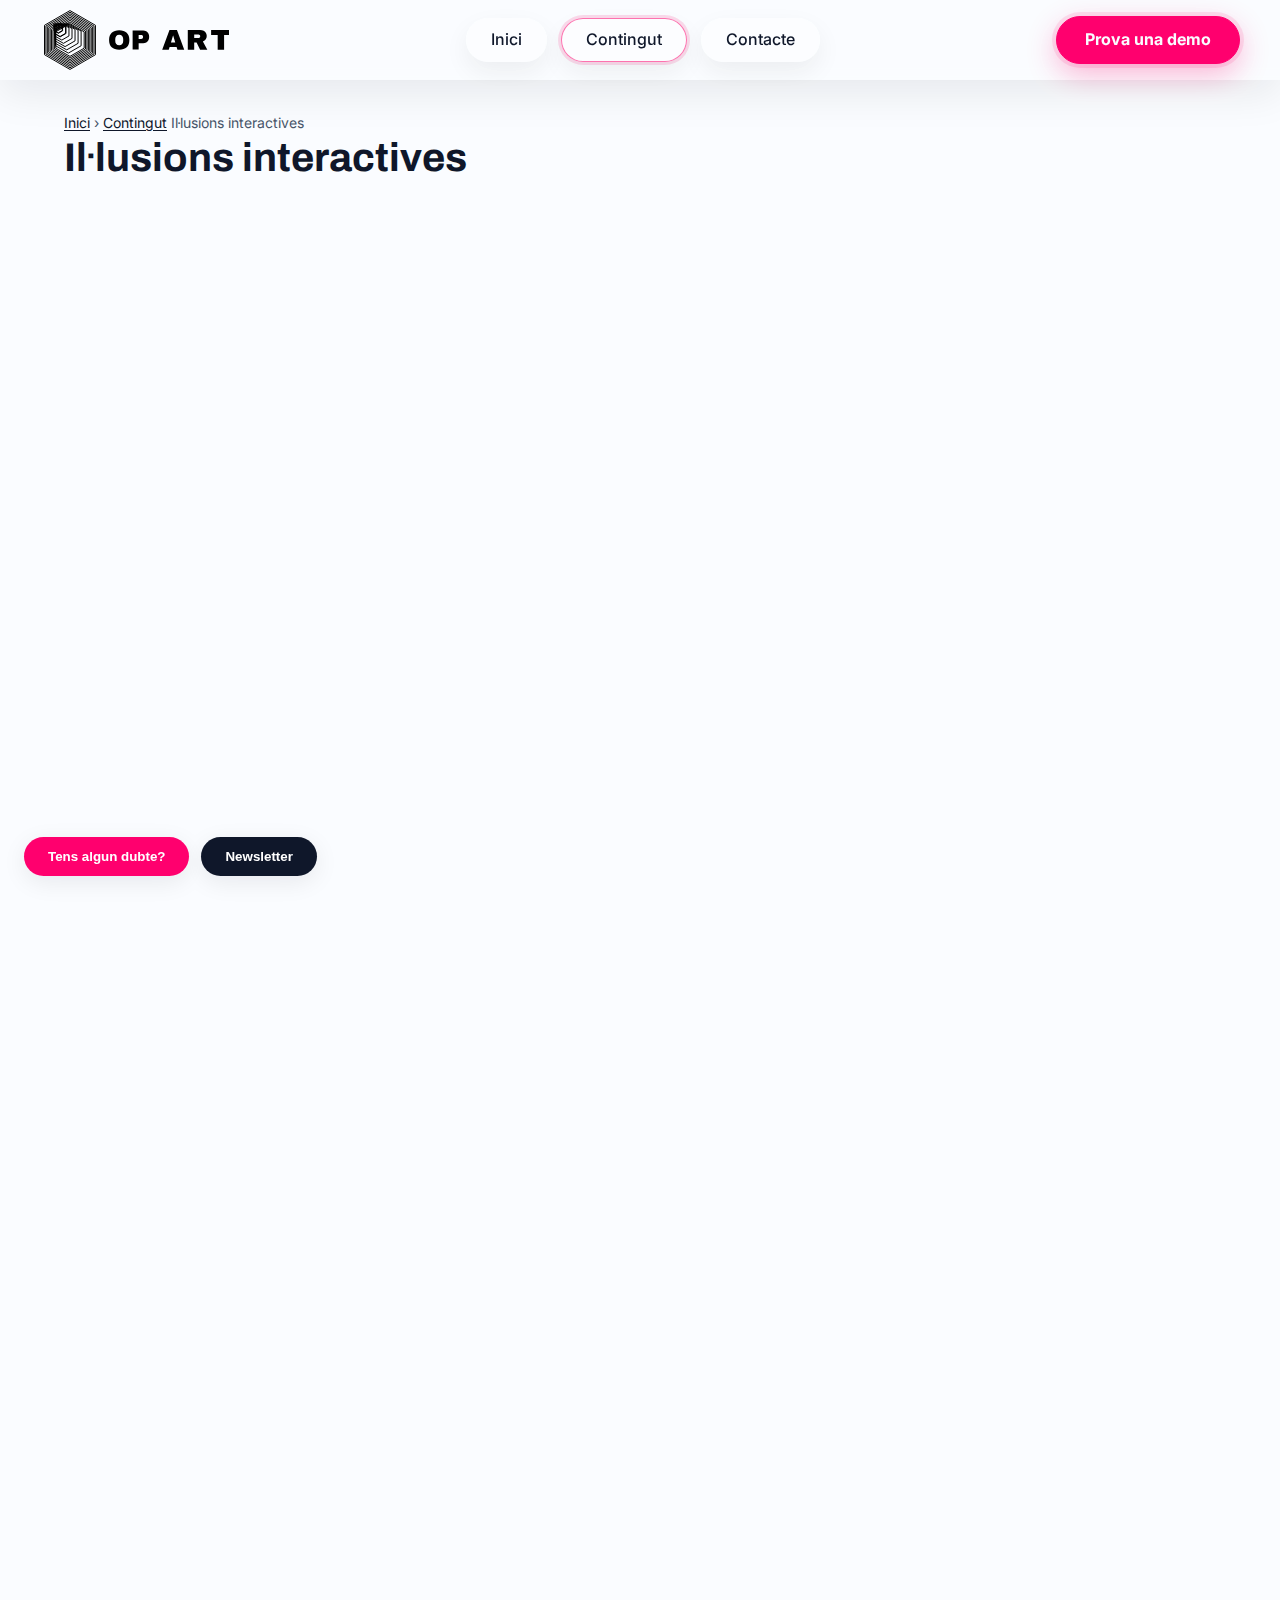
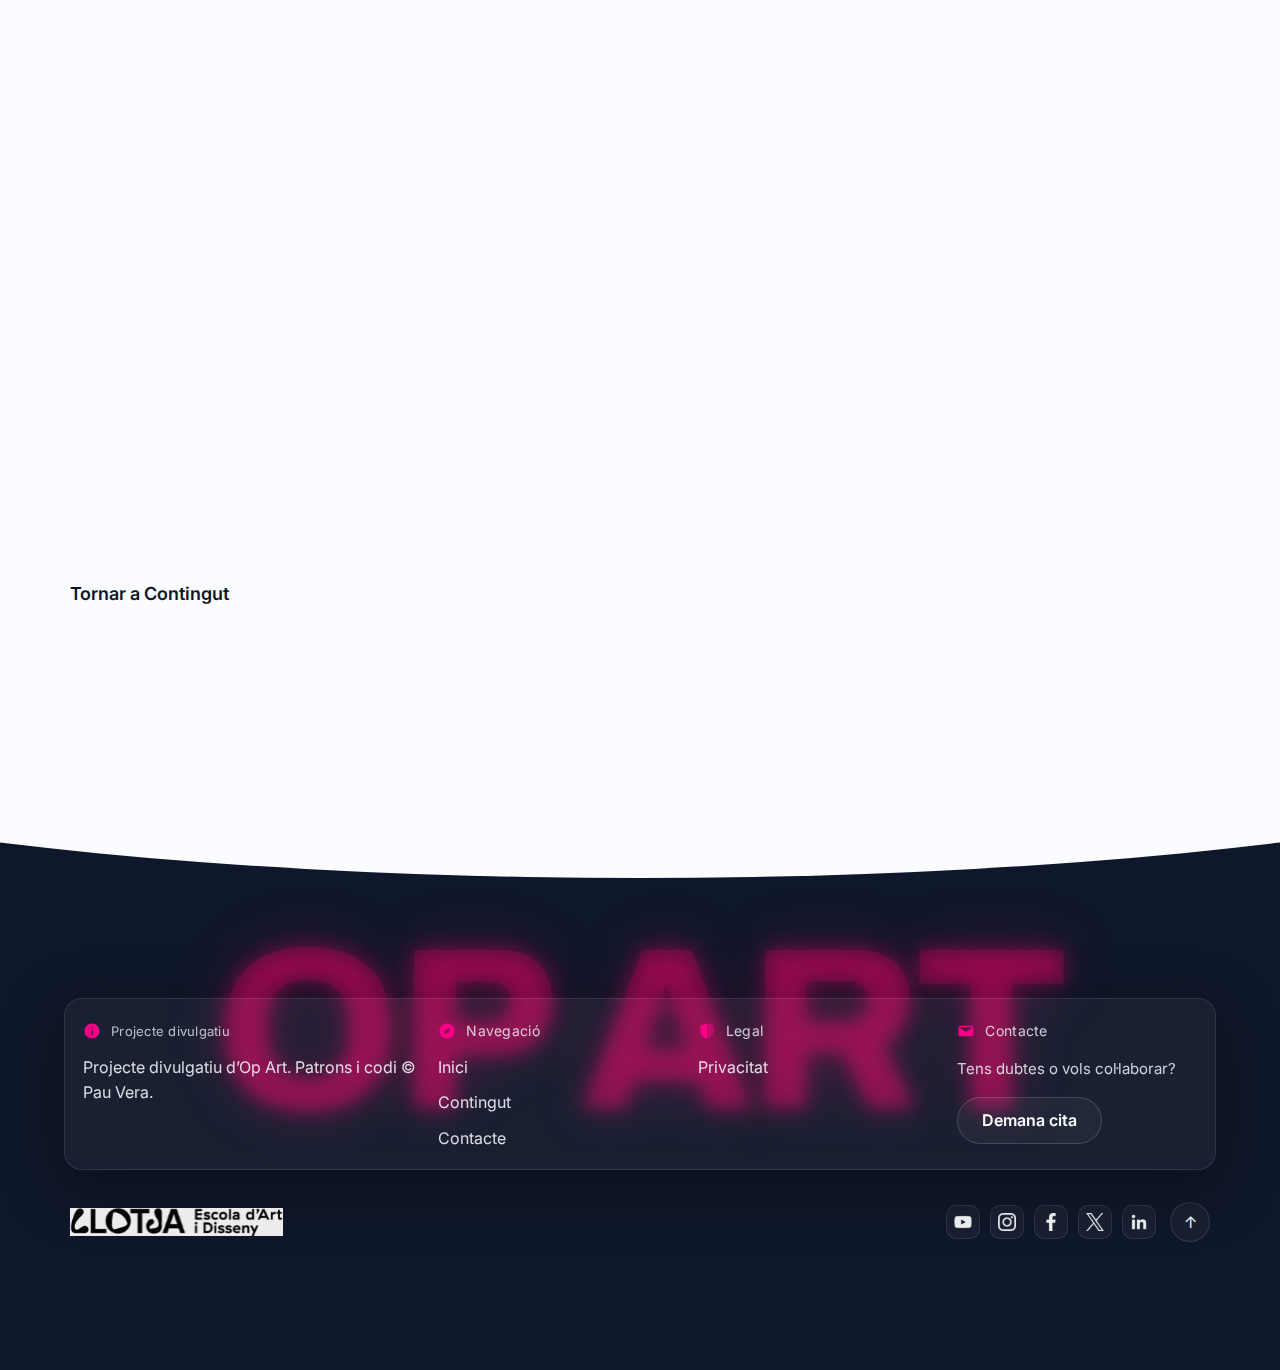
<file: contingut/demos.html>
<!DOCTYPE html>
<html lang="ca">
<head>

<meta charset="utf-8" />
<meta name="viewport" content="width=device-width, initial-scale=1" />
<title>OP ART — il·lusions interactives</title>

<meta name="description" content="Web divulgativa sobre Op Art i art cinètic: principis, artistes i il·lusions interactives accessibles." />
<link rel="preconnect" href="https://fonts.gstatic.com" crossorigin>
<link href="https://fonts.googleapis.com/css2?family=Inter:wght@400;500;600;700&family=Archivo:wght@600;700&display=swap" rel="stylesheet">
<link rel="stylesheet" href="../assets/css/style.css" />

</head>
<body data-section="contingut">



  

<header class="site-header" role="banner">
  <a class="skip-link" href="#main">Saltar al contingut</a>

  <div class="container nav-wrap">
    <!-- BOTÓN HAMBURGUESA (solo móvil) -->
    <button class="nav-toggle" type="button" aria-label="Obrir menú" aria-expanded="false" aria-controls="mobileMenu">
      <span class="nav-toggle-lines" aria-hidden="true"></span>
    </button>

    <!-- LOGO -->
    <a class="logo" href="../index.html" aria-label="Inici — torna a la pàgina principal">
      <img src="../assets/img/Logonegro.svg" alt="Patró geomètric 1">
    </a>

    <!-- NAV DESKTOP (se oculta en móvil) -->
    <nav class="site-nav" aria-label="Navegació principal">
      <ul>
        <li><a href="../index.html" data-current="home">Inici</a></li>
        <li><a href="index.html" aria-current="page" data-current="contingut" aria-label="Contingut — principis, artistes i il·lusions interactives">Contingut</a></li>
        <li><a href="../contacte.html" data-current="contacte">Contacte</a></li>
      </ul>
    </nav>

    <!-- CTA DESKTOP (se oculta en móvil) -->
    <a class="btn btn-cta" href="demos.html" aria-label="Obrir pàgina de demos interactives">Prova una demo</a>
  </div>

  <!-- PANEL MÓVIL (100vw x 50vh) -->
  <div id="mobileMenu" class="mobile-menu" aria-hidden="true">
    <div class="mobile-menu-inner">
      <a class="mobile-link" href="../index.html">Inici</a>
      <a class="mobile-link" href="index.html" aria-current="page">Contingut</a>
      <a class="mobile-link" href="../contacte.html">Contacte</a>

      <div class="mobile-actions">
        <a class="footer-btn footer-btn-ghost" href="demos.html">Prova una demo</a>
      </div>
    </div>
  </div>

  <!-- BACKDROP (click fuera = cerrar) -->
  <div class="mobile-backdrop" aria-hidden="true"></div>
</header>






<main id="main" class="site-main container">
  <nav aria-label="Fil d’Ariadna" class="breadcrumbs"><a href="../index.html">Inici</a> › <a href="index.html">Contingut</a>  <span aria-current="page">Il·lusions interactives</span></nav>
  <h1>Il·lusions interactives</h1>
  
  </div>



  <section id="damero" class="demo section" aria-labelledby="damero-h2">

    <h2 id="damero-h2">Damero</h2>
    <p>Vibració per alternança de taulers. Ajusta la mida de casella.</p>
    <div class="demo-canvas checker" role="img" aria-label="Patró de quadres blanc i negre"></div>
    <div class="demo-controls">
      <label for="sizeDamero">Mida cel·la (px)</label>
      <input id="sizeDamero" type="range" min="8" max="120" value="40" />
    </div>
    <p><a href="../assets/patterns/patron-damero.svg" download>Descarregar patró (SVG)</a> · <a href="principis.html#repeticio">Llegir principis</a></p>
  </section>
  <section id="ones" class="demo section" aria-labelledby="ones-h2">
    <h2 id="ones-h2">Ones</h2>
    <p>Línies ondulades desfasades. Controla amplitud i separació.</p>
    <div class="demo-canvas waves" role="img" aria-label="Patró de línies ondulades"></div>
    <div class="demo-controls">
      <label for="amp">Amplitud</label>
      <input id="amp" type="range" min="2" max="30" value="12" />
      <label for="gap">Espaiat</label>
      <input id="gap" type="range" min="6" max="40" value="18" />
    </div>
  </section>
  <section id="moire" class="demo section" aria-labelledby="moire-h2">
    <h2 id="moire-h2">Moiré</h2>
    <p>Interferència per superposició de ratlles; gira la capa superior.</p>
    <div class="demo-canvas moire" role="img" aria-label="Dues capes de ratlles generant moiré"></div>
    <div class="demo-controls">
      <label for="angle">Angle (°)</label>
      <input id="angle" type="range" min="-10" max="10" value="3" />
      <label for="stripe">Gruix ratlla (px)</label>
      <input id="stripe" type="range" min="1" max="12" value="3" />
    </div>
  </section>
  <section id="radial" class="demo section" aria-labelledby="radial-h2">
    <h2 id="radial-h2">Radial</h2>
    <p>Línies des del centre; canvia densitat per percebre profunditat.</p>
    <div class="demo-canvas radial" role="img" aria-label="Línies radials des del centre"></div>
    <div class="demo-controls">
      <label for="density">Densitat</label>
      <input id="density" type="range" min="12" max="120" value="48" />
    </div>
  </section>
  <p><a class="btn btn-link" href="index.html">Tornar a Contingut</a></p>
</main>
<script src="../assets/js/demos.js" defer></script>





<footer class="site-footer" role="contentinfo">
  <div class="footer-bg-text" aria-hidden="true">OP ART</div>

  <div class="container footer-wrap">
    <div class="footer-top">
      <div class="footer-col footer-brand">
        <div class="footer-col-head">
          <img class="footer-icon" src="../assets/img/info.svg" alt="" loading="lazy">
          <p class="footer-kicker">Projecte divulgatiu</p>
        </div>

        <p class="footer-lead">
          Projecte divulgatiu d’Op Art. Patrons i codi © Pau Vera.
        </p>
      </div>

      <nav class="footer-col footer-nav" aria-label="Navegació peu">
        <div class="footer-col-head">
          <img class="footer-icon" src="../assets/img/Navegació.svg" alt="" loading="lazy">
          <p class="footer-title">Navegació</p>
        </div>

        <ul class="footer-links">
          <li><a href="../index.html">Inici</a></li>
          <li><a href="index.html">Contingut</a></li>
          <li><a href="../contacte.html">Contacte</a></li>
        </ul>
      </nav>

      <nav class="footer-col footer-legal" aria-label="Enllaços legals">
        <div class="footer-col-head">
          <img class="footer-icon" src="../assets/img/seguridad.svg" alt="" loading="lazy">
          <p class="footer-title">Legal</p>
        </div>

        <ul class="footer-links">
          <li><a href="../privacitat.html">Privacitat</a></li>
        </ul>
      </nav>

      <div class="footer-col footer-contact">
        <div class="footer-col-head">
          <img class="footer-icon" src="../assets/img/mail.svg" alt="" loading="lazy">
          <p class="footer-title">Contacte</p>
        </div>

        <p class="footer-mini">
          Tens dubtes o vols col·laborar?
        </p>

        <div class="footer-actions">
<a class="footer-btn footer-btn-ghost" href="../contacte.html#contactForm">Demana cita</a>
        </div>
      </div>
    </div>

    <div class="footer-bottom">
      <div class="footer-bottom-left">
        <img class="llotja-logo" src="../assets/img/llotja.svg" loading="lazy" alt="Logo Llotja" />
      </div>

      <nav class="footer-socials" aria-label="Redes sociales">
        <a class="social-link" href="#" title="YouTube"><img src="../assets/img/social/yt.svg" alt="YouTube"></a>
        <a class="social-link" href="#" title="Instagram"><img src="../assets/img/social/ig.svg" alt="Instagram"></a>
        <a class="social-link" href="#" title="Facebook"><img src="../assets/img/social/fb.svg" alt="Facebook"></a>
        <a class="social-link" href="#" title="X (Twitter)"><img src="../assets/img/social/x.svg" alt="X (Twitter)"></a>
        <a class="social-link" href="#" title="LinkedIn"><img src="../assets/img/social/linkedin.svg" alt="LinkedIn"></a>
      </nav>

      <a class="footer-topbtn" href="#top" aria-label="Tornar a dalt">↑</a>
    </div>
  </div>
</footer>
<script src="../assets/js/main.js" defer></script>

</body>
</html>
</file>
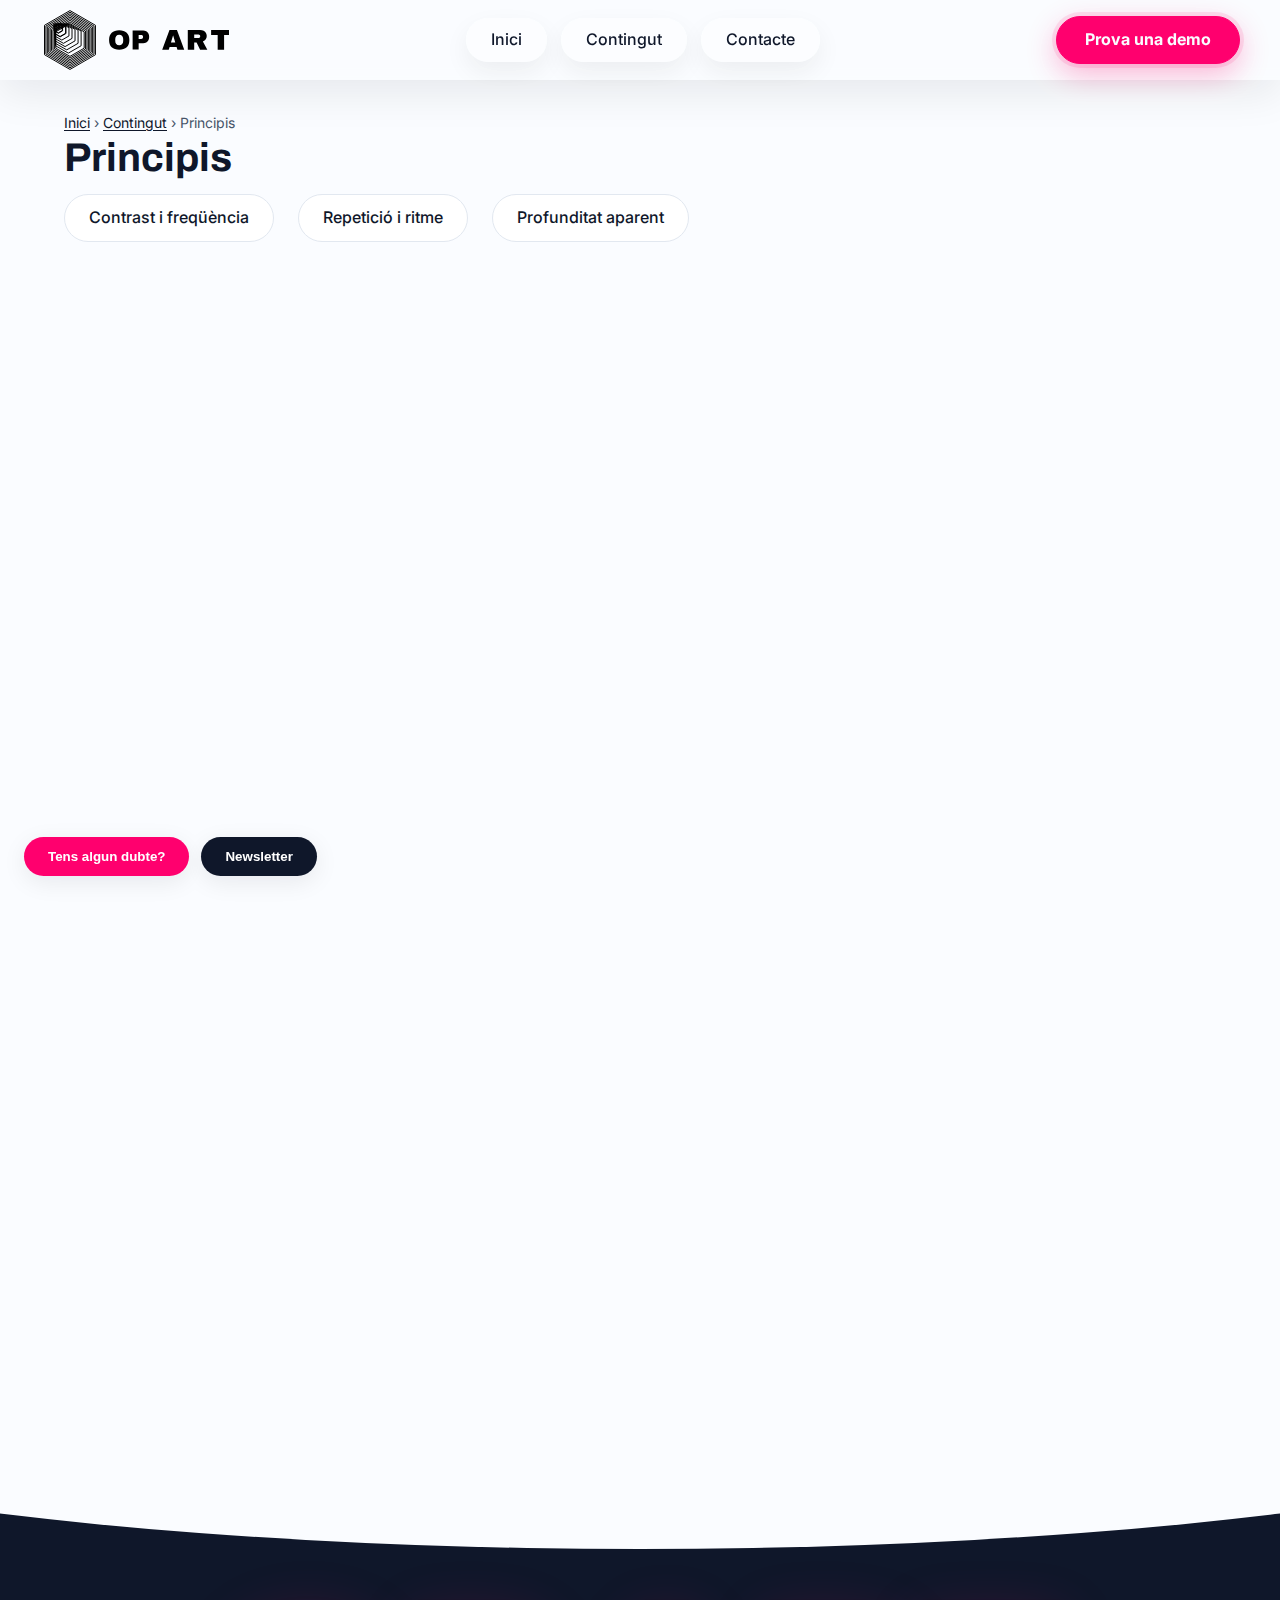
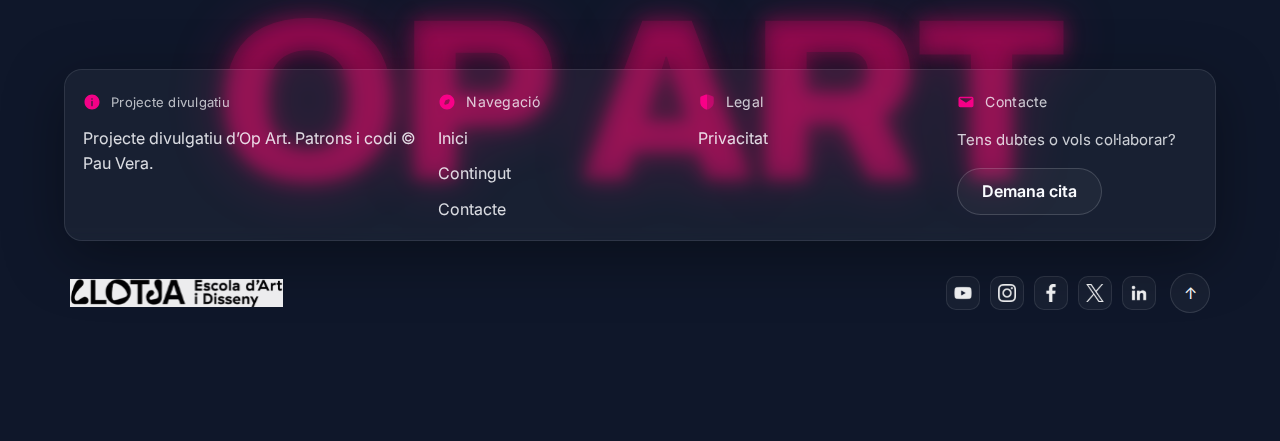
<file: contingut/principis.html>
<!DOCTYPE html>
<html lang="ca">
<head>

<meta charset="utf-8" />
<meta name="viewport" content="width=device-width, initial-scale=1" />
<title>OP ART — principis clau</title>

<meta name="description" content="Web divulgativa sobre Op Art i art cinètic: principis, artistes i il·lusions interactives accessibles." />
<link rel="preconnect" href="https://fonts.gstatic.com" crossorigin>
<link href="https://fonts.googleapis.com/css2?family=Inter:wght@400;500;600;700&family=Archivo:wght@600;700&display=swap" rel="stylesheet">
<link rel="stylesheet" href="../assets/css/style.css" />

</head>
<body id="top" data-section="contingut">

<header class="site-header" role="banner">
  <a class="skip-link" href="#main">Saltar al contingut</a>

  <div class="container nav-wrap">
    <!-- BOTÓN HAMBURGUESA (solo móvil) -->
    <button class="nav-toggle" type="button" aria-label="Obrir menú" aria-expanded="false" aria-controls="mobileMenu">
      <span class="nav-toggle-lines" aria-hidden="true"></span>
    </button>

    <!-- LOGO -->
    <a class="logo" href="../index.html" aria-label="Inici — torna a la pàgina principal">
      <img src="../assets/img/Logonegro.svg" alt="Patró geomètric 1">
    </a>

    <!-- NAV DESKTOP (se oculta en móvil) -->
    <nav class="site-nav" aria-label="Navegació principal">
      <ul>
        <li><a href="../index.html" data-current="home">Inici</a></li>
        <li><a href="index.html" data-current="contingut" aria-label="Contingut — principis, artistes i il·lusions interactives">Contingut</a></li>
        <li><a href="../contacte.html" data-current="contacte">Contacte</a></li>
      </ul>
    </nav>

    <!-- CTA DESKTOP (se oculta en móvil) -->
    <a class="btn btn-cta" href="demos.html" aria-label="Obrir pàgina de demos interactives">Prova una demo</a>
  </div>

  <!-- PANEL MÓVIL (100vw x 50vh) -->
  <div id="mobileMenu" class="mobile-menu" aria-hidden="true">
    <div class="mobile-menu-inner">
      <a class="mobile-link" href="../index.html">Inici</a>
      <a class="mobile-link" href="index.html">Contingut</a>
      <a class="mobile-link" href="../contacte.html">Contacte</a>

      <div class="mobile-actions">
        <a class="footer-btn footer-btn-ghost" href="demos.html">Prova una demo</a>
      </div>
    </div>
  </div>

  <!-- BACKDROP (click fuera = cerrar) -->
  <div class="mobile-backdrop" aria-hidden="true"></div>
</header>

<main id="main" class="site-main container">
  <nav aria-label="Fil d’Ariadna" class="breadcrumbs"><a href="../index.html">Inici</a> › <a href="index.html">Contingut</a> › <span aria-current="page">Principis</span></nav>
  <h1>Principis</h1>
  <nav class="inpage-nav roomy" aria-label="Índex de seccions">
    <a href="#contrast">Contrast i freqüència</a>
    <a href="#repeticio">Repetició i ritme</a>
    <a href="#profunditat">Profunditat aparent</a>
  </nav>

  <section id="contrast" class="section block-with-aside">
    <div class="block-main">
      <h2>Contrast i freqüència</h2>
      <p>El contrast (clar/fosc) i la freqüència espacial (densitat de línies o elements per unitat de longitud) modulen la vibració perceptiva: patrons més densos o de major contrast tendeixen a “bategar” amb més intensitat. Canvis lleus d’escala, gruix o separació entre línies poden fer emergir zones de repòs i zones d’inestabilitat.</p>
      <p><a href="demos.html#moire">Veure demo relacionada: Moiré</a></p>
      <p><a class="backtotop" href="#main">Tornar a dalt</a></p>
    </div>
    <img class="block-aside" loading="lazy" src="../assets/patterns/patron-moire.svg" alt="Exemple moiré">
  </section>

  <section id="repeticio" class="section block-with-aside">
    <div class="block-main">
      <h2>Repetició i ritme</h2>
      <p>La reiteració d’un mòdul (línia, quadrat, punt) construeix ritmes visuals. Si introduïm micro-variacions (angle, fase o escala) el patró estable es trenca i sorgeix moviment aparent: la retina i les vies neuronals integren el canvi seqüencial com si fos desplaçament real.</p>
      <p><a href="demos.html#damero">Veure demo relacionada: Damero</a></p>
      <p><a class="backtotop" href="#main">Tornar a dalt</a></p>
    </div>
    <img class="block-aside" loading="lazy" src="../assets/patterns/patron-damero.svg" alt="Exemple damero">
  </section>

  <section id="profunditat" class="section block-with-aside">
    <div class="block-main">
      <h2>Profunditat aparent</h2>
      <p>Sense estereoscòpia, podem evocar volum amb gradients de densitat, línies convergents i radials que suggereixen punt de fuga o deformació de l’espai. L’ull interpreta zones més denses com ombres o plans allunyats, i zones clares com plans propers.</p>
      <p><a href="demos.html#radial">Veure demo relacionada: Radial</a></p>
      <p><a class="backtotop" href="#main">Tornar a dalt</a></p>
    </div>
    <img class="block-aside" loading="lazy" src="../assets/patterns/Radial.svg" alt="Exemple radial">
  </section>
</main>

<footer class="site-footer" role="contentinfo">
  <div class="footer-bg-text" aria-hidden="true">OP ART</div>

  <div class="container footer-wrap">
    <div class="footer-top">
      <div class="footer-col footer-brand">
        <div class="footer-col-head">
          <img class="footer-icon" src="../assets/img/info.svg" alt="" loading="lazy">
          <p class="footer-kicker">Projecte divulgatiu</p>
        </div>

        <p class="footer-lead">
          Projecte divulgatiu d’Op Art. Patrons i codi © Pau Vera.
        </p>
      </div>

      <nav class="footer-col footer-nav" aria-label="Navegació peu">
        <div class="footer-col-head">
          <img class="footer-icon" src="../assets/img/Navegació.svg" alt="" loading="lazy">
          <p class="footer-title">Navegació</p>
        </div>

        <ul class="footer-links">
          <li><a href="../index.html">Inici</a></li>
          <li><a href="index.html">Contingut</a></li>
          <li><a href="../contacte.html">Contacte</a></li>
        </ul>
      </nav>

      <nav class="footer-col footer-legal" aria-label="Enllaços legals">
        <div class="footer-col-head">
          <img class="footer-icon" src="../assets/img/seguridad.svg" alt="" loading="lazy">
          <p class="footer-title">Legal</p>
        </div>

        <ul class="footer-links">
          <li><a href="../privacitat.html">Privacitat</a></li>
        </ul>
      </nav>

      <div class="footer-col footer-contact">
        <div class="footer-col-head">
          <img class="footer-icon" src="../assets/img/mail.svg" alt="" loading="lazy">
          <p class="footer-title">Contacte</p>
        </div>

        <p class="footer-mini">
          Tens dubtes o vols col·laborar?
        </p>

        <div class="footer-actions">
<a class="footer-btn footer-btn-ghost" href="../contacte.html#contactForm">Demana cita</a>
        </div>
      </div>
    </div>

    <div class="footer-bottom">
      <div class="footer-bottom-left">
        <img class="llotja-logo" src="../assets/img/llotja.svg" loading="lazy" alt="Logo Llotja" />
      </div>

      <nav class="footer-socials" aria-label="Redes sociales">
        <a class="social-link" href="#" title="YouTube"><img src="../assets/img/social/yt.svg" alt="YouTube"></a>
        <a class="social-link" href="#" title="Instagram"><img src="../assets/img/social/ig.svg" alt="Instagram"></a>
        <a class="social-link" href="#" title="Facebook"><img src="../assets/img/social/fb.svg" alt="Facebook"></a>
        <a class="social-link" href="#" title="X (Twitter)"><img src="../assets/img/social/x.svg" alt="X (Twitter)"></a>
        <a class="social-link" href="#" title="LinkedIn"><img src="../assets/img/social/linkedin.svg" alt="LinkedIn"></a>
      </nav>

      <a class="footer-topbtn" href="#top" aria-label="Tornar a dalt">↑</a>
    </div>
  </div>
</footer>

<script src="../assets/js/main.js" defer></script>

</body>
</html>
</file>
<file: assets/css/style.css>
/* ===============================
   VARIABLES DE TEMA
   =============================== */
:root {
  --bg: #FAFCFF;
  --ink: #0F172A;
  --muted: #475569;
  --accent: #FF006E;
  --card: #FFFFFF;
  --border: #E2E8F0;
  --max: 1200px;
  --radius: 14px;
  --shadow: 0 6px 24px rgba(2, 6, 23, 0.08);
  --focus: 3px solid rgba(255, 0, 110, 0.5);
  --leading: 28px;
}


/* ===============================
   RESETEOS BÁSICOS
   =============================== */
* {
  box-sizing: border-box;
}

html {
  scroll-behavior: smooth;
}

body {
  margin: 0;
  font-family: Inter, system-ui, -apple-system, Segoe UI, Roboto, Arial, sans-serif;
  color: var(--ink);
  background: var(--bg);
  line-height: 1.6;
  overflow-x: hidden;
}

img {
  max-width: 100%;
  height: auto;
  display: block;
}


/* ===============================
   TIPOGRAFÍA Y ENLACES
   =============================== */
a {
  color: var(--ink);
  text-decoration: underline;
  text-underline-offset: 2px;
}

/* quitar subrayado cuando .btn se usa como <a> */
a.btn {
  text-decoration: none;
}

/* y también cuando es cualquier elemento con .btn */
.btn {
  text-decoration: none;
}

p {
  font-size: 18px;
  line-height: var(--leading);
}

/* .lead con tamaño y color atenuado */
.lead {
  font-size: 20px;
  line-height: 32px;
  
}

/* H1 */
h1 {
  font-family: Archivo, Inter, Arial, sans-serif;
  margin-top: 0;
  margin-right: 0;
  margin-bottom: 12px;
  margin-left: 0;
  font-size: 40px;
  line-height: 48px;
  font-weight: 700;
}

/* H2 */
h2 {
  font-family: Archivo, Inter, Arial, sans-serif;
  margin-top: 24;
  margin-right: 0;
  margin-bottom: 24px;
  margin-left: 0;
  font-size: 28px;
  line-height: 36px;
  font-weight: 700;
}

/* H3 */
h3 {
  font-family: Archivo, Inter, Arial, sans-serif;
  margin-top: 0;
  margin-right: 0;
  margin-bottom: 12px;
  margin-left: 0;
  font-size: 22px;
  line-height: 30px;
  font-weight: 600;
}

/* small */
small {
  font-size: 14px;
  line-height: 20px;
  color: var(--muted);
}

/* .meta */
.meta {
  font-size: 14px;
  line-height: 20px;
  color: var(--muted);
}


/* ===============================
   LAYOUT BÁSICO
   =============================== */
.container {
  max-width: var(--max);
  margin-left: auto;
  margin-right: auto;
  padding: 24px;
}

.section {
  padding-top: 24px;
  padding-bottom: 24px;
  border-top: 1px solid var(--border);
}


/* ===============================
   CARDS / GRIDS
   =============================== */


.cards {
  display: grid;
  gap: 16px;
}

/* 3 columnas auto-fit */
.cards.three {
  grid-template-columns: repeat(auto-fit, minmax(240px, 1fr));
}

.cards.three{ margin-bottom: 48px; }

/* 4 columnas auto-fit */
.cards.four {
  grid-template-columns: repeat(auto-fit, minmax(220px, 1fr));
}
h2 + .cards.four{ margin-top: 32px; }


.card {
  background: var(--card);
  padding: 16px;
  border-radius: var(--radius);
  box-shadow: var(--shadow);
}

.principis .card{
  transition: transform .25s ease, box-shadow .25s ease;
}

.principis .card-icon{
  width: 44px;
  height: 44px;
  display: block;
  margin: 2px 0 10px;
  transition: transform .25s ease, filter .25s ease;
}

.principis .card:hover{
  transform: translateY(-6px);
  box-shadow: 0 14px 34px rgba(2, 6, 23, 0.12);
}

.principis .card:hover .card-icon{
  transform: translateY(-2px) scale(1.06) rotate(-2deg);
  filter: drop-shadow(0 10px 18px rgba(2, 6, 23, 0.18));
}

/* títulos de card: quitar subrayado en enlaces internos */
.card h3 a {
  text-decoration: none;
}

/* miniatura de card */
.card-thumb {
  margin-top: 8px;
  border-radius: 12px;
  border: 1px solid var(--border);
  background: #fff;
}

/* ===========================
   DEMOS – igualar altura de thumbnails
   
   =========================== */

:root{
  --demo-thumb-h: 220px; /* alto uniforme para todas las miniaturas */
}

/* Caso habitual: thumbnails como <div> con patrón (checker, waves, moire, radial)
   y/o contenedor .demo-canvas / .card-thumb / .pattern-thumb */
.cards.four .card .demo-canvas,
.cards.four .card .card-thumb,
.cards.four .card .pattern-thumb,
.cards.four .card > .checker,
.cards.four .card > .waves,
.cards.four .card > .moire,
.cards.four .card > .radial{
  width: 100%;
  height: var(--demo-thumb-h);
  border-radius: 12px;
  border: 1px solid var(--border);
  overflow: hidden;        /* recorta sobrante para que todas queden iguales */
  display: block;
}

/* Por si el thumbnail es un <img>, lo ajustamos igual */
.cards.four .card img.thumb,
.cards.four .card .demo-canvas img{
  display: block;
  width: 100%;
  height: 100%;
  object-fit: cover;        /* rellena sin deformar */
}

/* (Opcional) un poco más bajo en móvil */
@media (max-width: 768px){


  :root{ --demo-thumb-h: 180px; }
}









.artistes .flip-card{
  perspective: 1000px;
}

.artistes .flip-inner{
  position: relative;
  width: 100%;
  height: 100%;
  transform-style: preserve-3d;
  transition: transform .55s ease;
}

.artistes .flip-card:hover .flip-inner,
.artistes .flip-card:focus-within .flip-inner{
  transform: rotateY(180deg);
}

.artistes .flip-face{
  backface-visibility: hidden;
  -webkit-backface-visibility: hidden;
}

.artistes .flip-back{
  position: absolute;
  inset: 0;
  background: var(--card);
  border-radius: var(--radius);
  display: flex;
  flex-direction: column;
  justify-content: center;
  gap: 14px;
  padding: 18px;
  transform: rotateY(180deg);
}
/* --- ARTISTES: espaciado extra de la sección --- */

.section.artistes{
  padding-bottom: 56px;
}




/* ===============================
   DEMOS – Carrusel (1 slide) + dots + split (img/text)
   =============================== */
.demo-carousel{
  position: relative;
  overflow: hidden;
}

.demo-track{
  display: flex;
  width: 100%;
  transition: transform .55s ease;
  will-change: transform;
}

.demo-slide{
  flex: 0 0 100%;
}

.demo-split{
  display: grid;
  grid-template-columns: 1fr 1.1fr;
  gap: 22px;
  align-items: center;
  background: transparent;
  border: none;
  border-radius: 0;
  box-shadow: none;
  padding: 0;
}

.demo-media{
  width: 100%;
}
.demo-img-wrap{
  display: block;
  position: relative;
  border-radius: 14px;
  overflow: hidden;
  border: 1px solid var(--border);
}

.demo-img-wrap img,
.demo-img-wrap .demo-canvas{
  width: 100%;
  height: 320px;
  object-fit: cover;
  display: block;
}

/* Hover overlay "Encontraràs..." */
.demo-img-overlay{
  position: absolute;
  inset: 0;
  display: grid;
  place-items: center;
  padding: 18px;
  background: rgba(15, 23, 42, 0.72);
  color: #fff;
  text-align: center;
  opacity: 0;
  transform: translateY(6px);
  transition: opacity .25s ease, transform .25s ease;
}

.demo-img-wrap:hover .demo-img-overlay{
  opacity: 1;
  transform: translateY(0);
}

.demo-img-overlay p{
  margin: 0;
  font-weight: 600;
  line-height: 1.35;
}

/* Texto derecha */
.demo-text h3{
  margin-top: 0;
  margin-bottom: 10px;
}

.demo-text p{
  margin-top: 0;
  margin-bottom: 16px;
  line-height: 1.6;
}

/* Dots */
.demo-dots{
  display: flex;
  justify-content: center;
  gap: 10px;
  margin-top: 14px;
}

.demo-dot{
  width: 10px;
  height: 10px;
  border-radius: 999px;
  border: 1px solid rgba(15,23,42,.25);
  background: rgba(15,23,42,.12);
  cursor: pointer;
}

.demo-dot.is-active{
  background: var(--accent);
  border-color: var(--accent);
}

/* Responsive */
@media (max-width: 900px){
  .demo-split{
    grid-template-columns: 1fr;
  }
  .demo-img-wrap img{
    height: 240px;
  }
}


/* ===============================
   CABECERA Y NAVEGACIÓN (Glass + CTA rosa)
   =============================== */

.site-header{
  position: sticky;
  top: 0;
  z-index: 50;

  background: rgba(250, 252, 255, 0.72);
  backdrop-filter: blur(10px);
  -webkit-backdrop-filter: blur(10px);

  border-bottom: 0;
  box-shadow: 0 14px 40px rgba(2, 6, 23, 0.08);
}

.nav-wrap{
  display: flex;
  align-items: center;
  justify-content: space-between;
  gap: 16px;
  padding: 10px 0;
}

/* LOGO */
.site-header .logo{
  display: inline-flex;
  align-items: center;
  text-decoration: none;
  margin-left: 0;
}

.site-header .logo img{
  height: 92px;
  width: auto;
  display: block;
}

/* NAV (PC): centrado */
.site-nav{
  flex: 1;
  display: flex;
  justify-content: center;
}

.site-nav ul{
  display: flex;
  align-items: center;
  gap: 14px;
  list-style: none;
  margin: 0;
  padding: 0;
}

/* Links tipo “chip” glass */
.site-nav a {
  display: inline-flex;
  align-items: center;
  justify-content: center;
  
  /* Aumentamos el padding lateral para que se vea más alargado */
  padding: 8px 24px; 
  
  /* CAMBIO CLAVE: Usamos px en lugar de % para evitar el efecto 'rugby' */
  border-radius: 100px; 

  font-weight: 500;
  color: var(--ink);
  text-decoration: none;
  background: rgba(255,255,255,.35);
  border: 1px solid transparent;
  backdrop-filter: blur(8px);
  -webkit-backdrop-filter: blur(8px);
  box-shadow: 0 10px 26px rgba(2, 6, 23, 0.06);
  transition: transform .2s ease, background-color .2s ease, border-color .2s ease;
}

.site-nav a:hover{
  transform: translateY(-1px);
  background: rgba(255,255,255,.55);
  border-color: rgba(15, 23, 42, 0.12);
}

.site-nav a[aria-current="page"]{
  border-color: rgba(255, 0, 110, 0.55);
  box-shadow:
    0 10px 26px rgba(2, 6, 23, 0.06),
    0 0 0 3px rgba(255, 0, 110, 0.14);
}

/* CTA PC: rosa OP ART */
.site-header .btn-cta {
  display: inline-flex;
  align-items: center;
  justify-content: center;
  
  /* Un poco más de padding lateral para acentuar la forma de pastilla */
  padding: 10px 28px; 

  /* CAMBIO CLAVE: Usamos px para asegurar bordes perfectamente rectos arriba/abajo */
  border-radius: 100px; 

  font-weight: 700;
  background: #FF006E;
  border: 1px solid #FF006E;
  color: #FAFCFF;
  text-decoration: none;
  box-shadow:
    0 10px 30px rgba(255, 0, 110, .30),
    0 0 0 4px rgba(255, 0, 110, .10);
  transition: transform .2s ease, box-shadow .2s ease, background-color .2s ease, border-color .2s ease;
}

.site-header .btn-cta:hover{
  transform: translateY(-2px);
  background: #ff2b86;
  border-color: #ff2b86;
  box-shadow:
    0 14px 36px rgba(255, 0, 110, .40),
    0 0 0 4px rgba(255, 0, 110, .18);
}

/* ===============================
   HAMBURGUESA (solo móvil)
   =============================== */

.nav-toggle{
  display: none;
  width: 44px;
  height: 44px;
  border-radius: 12px;
  border: 1px solid rgba(15, 23, 42, 0.16);
  background: rgba(255,255,255,.04);
  color: var(--ink);
  cursor: pointer;
  align-items: center;
  justify-content: center;

  backdrop-filter: blur(8px);
  -webkit-backdrop-filter: blur(8px);

  transition: transform .2s ease, background-color .2s ease, border-color .2s ease;

  position: relative;
  z-index: 1001;
}

.nav-toggle:hover{
  transform: translateY(-1px);
  background: rgba(255,255,255,.07);
  border-color: rgba(15,23,42,.22);
}

.nav-toggle-lines{
  width: 18px;
  height: 2px;
  background: var(--ink);
  position: relative;
  display: block;
  border-radius: 2px;
}

.nav-toggle-lines::before,
.nav-toggle-lines::after{
  content:"";
  position: absolute;
  left: 0;
  width: 18px;
  height: 2px;
  background: var(--ink);
  border-radius: 2px;
  transition: transform .22s ease, top .22s ease, opacity .22s ease;
}

.nav-toggle-lines::before{ top: -6px; }
.nav-toggle-lines::after{ top: 6px; }

/* Drawer lateral: 50vw x 100vh */
.mobile-menu{
  display: none;
  position: fixed;
  left: 0;
  top: 0;

  width: min(50vw, 420px);
  height: 100vh;

  padding: 110px 18px 22px;
  z-index: 999;

  transform: translateX(-110%);
  transition: transform .28s ease;

  background: rgba(250,252,255,.82);
  border-right: 1px solid rgba(15,23,42,.10);
  box-shadow: 18px 0 70px rgba(2,6,23,.18);

  backdrop-filter: blur(14px);
  -webkit-backdrop-filter: blur(14px);

  overflow: auto;
}

.mobile-menu-inner {
  height: 100%;
  display: grid;
  align-content: start;
  gap: 16px;
}

.mobile-link {
  display: flex;
  align-items: center;
  justify-content: center;

  width: 100%;
  padding: 10px 18px;

  border-radius: 999px; /* <-- clave: pastilla real (no 100%) */
  text-decoration: none;
  color: var(--ink);

  background: rgba(255,255,255,.35);
  border: 1px solid rgba(15,23,42,.10);
  box-shadow: 0 10px 26px rgba(2, 6, 23, 0.06);

  backdrop-filter: blur(8px);
  -webkit-backdrop-filter: blur(8px);

  transition: transform .2s ease, background-color .2s ease, border-color .2s ease;
}

.mobile-link:hover{
  transform: translateY(-1px);
  background: rgba(255,255,255,.55);
  border-color: rgba(15, 23, 42, 0.12);
}


.mobile-actions{
  margin-top: 10px;
  display: flex;
  gap: 10px;
  flex-wrap: wrap;
}

/* CTA móvil (dentro del drawer): rosa */
.mobile-actions .footer-btn,
.mobile-actions .footer-btn-ghost{
  background: #FF006E;
  border-color: #FF006E;
  color: #FAFCFF;

  box-shadow:
    0 10px 30px rgba(255, 0, 110, .35),
    0 0 0 0 rgba(255, 0, 110, 0);

  transition: transform .2s ease, box-shadow .2s ease, background-color .2s ease, border-color .2s ease;
}

.mobile-actions .footer-btn:hover,
.mobile-actions .footer-btn-ghost:hover{
  transform: translateY(-2px);
  background: #ff2b86;
  border-color: #ff2b86;
  box-shadow:
    0 14px 36px rgba(255, 0, 110, .45),
    0 0 0 4px rgba(255, 0, 110, .18);
}

/* Backdrop */
.mobile-backdrop{
  display: none;
  position: fixed;
  inset: 0;
  background: rgba(2,6,23,.35);
  z-index: 998;
  opacity: 0;
  transition: opacity .2s ease;

  pointer-events: none;
  visibility: hidden;
}

/* Estado abierto */
body.is-menu-open .mobile-menu{
  transform: translateX(0);
}

body.is-menu-open .mobile-backdrop{
  opacity: 1;
  pointer-events: auto;
  visibility: visible;
}

/* Hamburguesa -> X */
body.is-menu-open .nav-toggle-lines{
  background: transparent;
}

body.is-menu-open .nav-toggle-lines::before{
  top: 0;
  transform: rotate(45deg);
}

body.is-menu-open .nav-toggle-lines::after{
  top: 0;
  transform: rotate(-45deg);
}

/* ===============================
   RESPONSIVE
   =============================== */

@media (max-width: 860px){
  .site-header .logo img{ height: 72px; }
  .site-nav a{ padding: 9px 12px; border-radius: 12px; }
  .site-header .btn-cta{ padding: 9px 12px; border-radius: 12px; }
}

@media (max-width: 768px){
  /* aire lateral */
  .site-header .nav-wrap{
    padding-left: 16px;
    padding-right: 16px;
  }

  /* móvil: solo hamburguesa izq + logo der */
  .site-nav{ display: none; }
  .site-header .btn-cta{ display: none; }

  .nav-toggle{ display: inline-flex; }
  .mobile-menu{ display: block; }
  .mobile-backdrop{ display: block; }

  .site-header .logo{ margin-left: auto; }
}

@media (max-width: 480px){
  .mobile-menu{
    width: 86vw;
    padding-top: 104px;
  }
}

/* ===============================
   BOTONES
   =============================== */
/* Clase base para todos los botones */
.btn {
  display: inline-flex;
  align-items: center;
  justify-content: center;
  border: 1px solid var(--ink);
  
  /* Ajuste de padding para que la pastilla se vea alargada */
  padding: 8px 14px; 
  
  /* Redondeo tipo pastilla (recto arriba/abajo, redondo lados) */
  border-radius: 100px; 
  
  font-weight: 600;
  text-decoration: none;
  transition: all 0.25s ease;
  cursor: pointer;
}

/* primario */
/* Botón Primario (Oscuro): Diseño de pastilla unificado */
.btn-primary {
  background: var(--ink);      /* El color oscuro #0F172A */
  color: #fff;
  border: 1px solid var(--ink);
  padding: 10px 24px;          /* Mismo padding que los otros botones */
  border-radius: 100px;        /* Forma de pastilla perfecta */
  font-weight: 700;
  transition: all 0.2s ease;
  display: inline-flex;
  align-items: center;
}

/* HOVER: Mismo salto y sombra rosa para coherencia visual */
.btn-primary:hover {
  background: #1e293b;         /* Un tono oscuro ligeramente más suave al pasar el ratón */
  border-color: var(--accent); /* Aparece el borde rosa característico */
  transform: translateY(-2px); /* Salto hacia arriba */
  color: #fff;
  box-shadow: 0 8px 20px rgba(255, 0, 110, 0.2); /* Sombra rosa sutil */
}

/* estilo enlace */
.btn-link {
  border: none;
  padding: 0 6px;
}

/* CTA/accent */
.btn-cta {
  background: var(--accent);
  border-color: var(--accent);
  color: #fff;
}


/* ===============================
   ACCESIBILIDAD (saltos y focus)
   =============================== */
.skip-link {
  position: absolute;
  left: -9999px;
  top: auto;
  width: 1px;
  height: 1px;
  overflow: hidden;
}

.skip-link:focus {
  left: 16px;
  top: 16px;
  width: auto;
  height: auto;
  background: #fff;
  padding: 8px 10px;
  border-radius: 8px;
  outline: var(--focus);
}

/* =========================================================
   HERO con carrusel a pantalla ancha
   ========================================================= */
.hero.carousel {
  position: relative;
  min-height: 520px;
  border-radius: 20px;
  overflow: hidden;
  background: #000;
  width: 100vw;
  max-width: 100vw;
  margin-left: calc(50% - 50vw);
  margin-right: calc(50% - 50vw);
}

.carousel-track {
  position: absolute;
  inset: 0;
  display: grid;
  grid-auto-flow: column;
  grid-auto-columns: 100%;
  transition: transform 0.6s ease;
}

.slide {
  position: relative;
  width: 100%;
  height: 100%;
}

/* Aplicamos el estilo tanto a imágenes como a vídeos del fondo */
.slide img,
.slide video {
  width: 100%;
  height: 100%;
  object-fit: cover;
  opacity: 0.35;
  filter: saturate(0.8);
}

/* ---------------------------------------------------------
   Texto gigante rosa de fondo (DENTRO DE CADA SLIDE)
   --------------------------------------------------------- */
.hero-bg-text {
  position: absolute;
  top: 23%;
  left: 30%;
  transform: translate(-50%, -50%);
  
  font-family: Archivo, Inter, Arial, sans-serif;
  font-weight: 800;
  letter-spacing: -0.02em;
  font-size: clamp(30px, 5vw, 65px); 
  line-height: 0.9;
  white-space: nowrap;
  
  color: rgba(255, 0, 110, 0.60); 
  text-shadow:
    0 0 20px rgba(255, 0, 110, 0.40),
    0 0 60px rgba(255, 0, 110, 0.22);
    
  pointer-events: none;
  z-index: 1; 
  text-align: center;
  width: 100%;
}

/* ---------------------------------------------------------
   Contenido Liquid Glass (DENTRO DE CADA SLIDE)
   --------------------------------------------------------- */
.hero-content {
  position: absolute; 
  top: 0;
  left: 0;
  right: 0;
  bottom: 0;
  z-index: 2;

  display: flex;
  align-items: center;        
  justify-content: flex-start; 

  max-width: var(--max); 
  margin: 0 auto; 
  padding: 0 24px;
}

.glass-card {
  background: rgba(255, 255, 255, 0.08); 
  backdrop-filter: blur(12px); 
  -webkit-backdrop-filter: blur(12px);
  border: 1px solid rgba(255, 255, 255, 0.2);
  border-radius: 24px;
  padding: 48px;
  max-width: 650px;
  text-align: left;
  box-shadow: 0 20px 50px rgba(0, 0, 0, 0.3);
}

.glass-card .lead {
  color: #fff;
  margin-bottom: 32px;
  font-weight: 500;
  text-shadow: 0 2px 4px rgba(0,0,0,0.3);
}

.hero-ctas {
  display: flex;
  gap: 16px;
  justify-content: flex-start;
  align-items: center;
}

.hero-ctas .btn-primary {
  background: #fff;
  color: #000;
  border-color: #fff;
  font-weight: 700;
}

.hero-ctas .btn-link {
  color: #fff;
  text-decoration: underline;
  font-weight: 500;
}

/* ---------------------------------------------------------
   Controles y Responsive
   --------------------------------------------------------- */
.carousel-dots {
  position: absolute;
  bottom: 24px;
  left: 50%;
  transform: translateX(-50%);
  display: flex;
  gap: 10px;
  z-index: 3;
}

.carousel-dots button {
  width: 12px;
  height: 12px;
  border-radius: 50%;
  border: 1px solid rgba(255, 255, 255, 0.5);
  background: rgba(255, 255, 255, 0.3);
  cursor: pointer;
  transition: all 0.3s ease;
}

.carousel-dots button[aria-selected="true"] {
  background: #fff;
  transform: scale(1.2);
  border-color: #fff;
}

@media (max-width: 768px) {
  .hero-bg-text {
    font-size: 40px;
    white-space: normal;
    left: 50%;
    top: 28%;
    transform: translate(-50%, -50%);
  }
  .glass-card {
    padding: 24px;
    margin: 10px;
  }
}

/* =========================================================
   BLOQUES CON IMAGEN EN EL LATERAL (aside)
   - Grid de 2 columnas: contenido + imagen
   ========================================================= */
.block-with-aside {
  display: grid;
  grid-template-columns: 1fr 260px;
  gap: 20px;
  align-items: center;
}

/* Animación SOLO cuando entra en pantalla (se activa con .is-inview) */
#contrast.block-with-aside,
#repeticio.block-with-aside,
#profunditat.block-with-aside{
  opacity: 0;
  transform: translateX(-60px);
  will-change: transform, opacity;
}

#contrast.block-with-aside.is-inview,
#repeticio.block-with-aside.is-inview,
#profunditat.block-with-aside.is-inview{
  animation: slideInLeftBlocks 0.9s ease-out forwards;
}

@keyframes slideInLeftBlocks{
  to{
    opacity: 1;
    transform: translateX(0);
  }
}

/* Accesibilidad: respeta reduce motion */
@media (prefers-reduced-motion: reduce){
  #contrast.block-with-aside,
  #repeticio.block-with-aside,
  #profunditat.block-with-aside{
    opacity: 1;
    transform: none;
  }

  #contrast.block-with-aside.is-inview,
  #repeticio.block-with-aside.is-inview,
  #profunditat.block-with-aside.is-inview{
    animation: none;
  }
}


/* Apariencia de la imagen lateral (tarjeta suave) */
.block-with-aside .block-aside {
  width: 100%;
  border-radius: 14px;
  border: 1px solid var(--border);
  box-shadow: var(--shadow);
}

/* ===============================
   BREADCRUMBS / SUBNAV
   =============================== */
.breadcrumbs {
  font-size: 14px;
  color: var(--muted);
  margin-top: 8px;
}

/* Contenedores de botones (Margen de 48px abajo) */
.subnav, 
.inpage-nav, 
.content-shortcuts {
  display: flex;
  gap: 12px;
  flex-wrap: wrap;
  margin-top: 12px;
  margin-bottom: 48px !important; 
}

.roomy {
  gap: 24px !important;
}

/* Estilo Base: Pastilla Perfecta para todos estos enlaces */
.inpage-nav a, 
.subnav a,
.content-shortcuts a {
  padding: 10px 24px;
  border-radius: 100px;
  background: #fff;
  border: 1px solid var(--border);
  text-decoration: none;
  font-weight: 500;
  color: var(--ink);
  transition: all 0.2s ease;
  display: inline-flex;
  align-items: center;
}

/* HOVER UNIFICADO: Rosa y salto arriba */
.inpage-nav a:hover, 
.subnav a:hover,
.content-shortcuts a:hover {
  background: var(--bg);
  border-color: var(--accent);
  transform: translateY(-2px);
  color: var(--ink);
  box-shadow: 0 4px 12px rgba(255, 0, 110, 0.15);
}





/* ===============================
   FORMULARIOS
   =============================== */
.form {
  max-width: 720px;
  margin-top: 12px;
  margin-bottom: 12px;
}

.field {
  margin-bottom: 16px;
}

.field label {
  display: block;
  margin-bottom: 6px;
  font-weight: 600;
}

/* inputs de texto */
.field input[type="text"] {
  width: 100%;
  padding: 12px;
  border: 1px solid var(--border);
  border-radius: 12px;
  background: #fff;
}

/* inputs de email */
.field input[type="email"] {
  width: 100%;
  padding: 12px;
  border: 1px solid var(--border);
  border-radius: 12px;
  background: #fff;
}

/* selects */
.field select {
  width: 100%;
  padding: 12px;
  border: 1px solid var(--border);
  border-radius: 12px;
  background: #fff;
}

/* textarea */
.field textarea {
  width: 100%;
  padding: 12px;
  border: 1px solid var(--border);
  border-radius: 12px;
  background: #fff;
}

/* checkboxes en línea con etiqueta */
.field.checkbox {
  display: flex;
  gap: 10px;
  align-items: flex-start;
}

.actions {
  margin-top: 16px;
}

.status {
  margin-top: 10px;
  color: var(--muted);
}

.backtotop {
  text-decoration: none;
}


/* ===============================
   CONTROLES Y DEMOS
   =============================== */
.controls {
  display: flex;
  justify-content: flex-end;
}

.demo-canvas {
  height: 260px;
  border-radius: 16px;
  background: #fff;
  border: 1px solid var(--border);
  position: relative;
  overflow: hidden;
  margin-bottom: 12px;
}

.demo-controls {
  display: flex;
  gap: 12px;
  align-items: center;
  flex-wrap: wrap;
}

/* leve ajuste del toggle */
.toggle input {
  transform: translateY(1px);
}






/* =========================================================
   CONTACTO — FULL PAGE (limpio) + FIX FRANJA (footer-wrap)
   Requiere: <body class="page-contact">
   ========================================================= */

html, body{
  min-height: 100%;
}

body.page-contact{
  background: #0F172A;
}

/* Quita fondos blancos SOLO en esta página (incluye el culpable footer-wrap) */
body.page-contact #main,
body.page-contact .site-main,
body.page-contact .container,
body.page-contact .ct-container,
body.page-contact .footer-wrap,
body.page-contact .container.footer-wrap,
body.page-contact footer.site-footer,
body.page-contact footer.site-footer .container,
body.page-contact footer.site-footer .container.footer-wrap{
  background: transparent !important;
}

/* También evita que haya “huecos” por padding/margins raros del footer en esta página */
body.page-contact footer.site-footer{
  margin-top: 60px !important;
}

/* ======================
   SECCIÓN CONTACTO
   ====================== */

body.page-contact .contact-hero{
  position: relative;
  min-height: 100vh;
  width: 100%;
  margin: 0;
  border-radius: 0;
  overflow: hidden;

  background: linear-gradient(160deg,
    #1E293B 0%,
    #1E293B 46%,
    #0F172A 46%,
    #0F172A 100%);
}



/* Contenedor centrado */
body.page-contact .contact-container{
  position: relative;
  z-index: 1;
  max-width: var(--max);
  margin: 0 auto;
  padding: 64px 28px;
}

/* Grid formulario + imagen */
body.page-contact .contact-grid{
  display: grid;
  grid-template-columns: 1fr 420px;
  gap: 24px;
  align-items: stretch;
}

/* Tarjeta blanca del form */
body.page-contact .contact-card{
  background: #fff;
  border-radius: 18px;
  padding: 26px;
  border: 1px solid rgba(226,232,240,1);
  box-shadow: 0 22px 60px rgba(2,6,23,.18);
}

body.page-contact .contact-title{
  margin: 0 0 14px 0;
  text-transform: uppercase;
  letter-spacing: .04em;
  color: #0F172A;
}

/* Inputs (blancos, limpios) */
body.page-contact .contact-card .field label{
  color: rgba(15,23,42,.8);
  text-transform: uppercase;
  letter-spacing: .06em;
  font-size: 12px;
}

body.page-contact .contact-card input[type="text"],
body.page-contact .contact-card input[type="email"],
body.page-contact .contact-card select,
body.page-contact .contact-card textarea{
  width: 100%;
  border-radius: 14px;
  border: 1px solid rgba(226,232,240,1);
  background: #fff;
  padding: 12px 14px;
  outline: none;
  box-shadow: 0 10px 24px rgba(2,6,23,.06);
}

body.page-contact .contact-card textarea{
  resize: vertical;
  min-height: 140px;
}

body.page-contact .contact-card .actions{
  margin-top: 14px;
}

/* Imagen lateral */
body.page-contact .contact-side{
  margin: 0;
  border-radius: 18px;
  overflow: hidden;
  border: 1px solid rgba(250,252,255,.14);
  background: rgba(255,255,255,.04);
  box-shadow: 0 22px 70px rgba(2,6,23,.35);
  display: grid;
  place-items: center;
  padding: 16px;
}

body.page-contact .contact-side img{
  width: 100%;
  height: 100%;
  max-height: 560px;
  object-fit: contain;
  border-radius: 14px;
}

/* Responsive */
@media (max-width: 1024px){
  body.page-contact .contact-container{ padding: 48px 22px; }
  body.page-contact .contact-grid{ grid-template-columns: 1fr; }
  body.page-contact .contact-side{ order: -1; }
  body.page-contact .contact-side img{ max-height: 320px; }
}

@media (max-width: 520px){
  body.page-contact .contact-container{ padding: 36px 16px; }
  body.page-contact .contact-card{ padding: 18px; }
}
/* =========================================================
   CONTACTE: quitar la “U” blanca del footer (causa del hueco blanco)
   ========================================================= */
body.page-contact .site-footer::before{
  background: #0F172A !important;  /* antes #FAFCFF */
}

/* Por si el footer-wrap o el container tienen fondo heredado */
body.page-contact .site-footer,
body.page-contact .site-footer .footer-wrap,
body.page-contact .site-footer .container.footer-wrap{
  background: transparent !important;
}

/* =========================================================
   SECCIÓN BENEFICIOS (Alineada con Margen de la Web)
   ========================================================= */

.benefits-section {
  /* 1. Mismo ancho y centrado que el resto de la web */
  max-width: var(--max); /* Usa los 1200px definidos en :root */
  margin: 80px auto 0 auto; /* 80px de separación arriba y centrado horizontal */
  padding: 0 28px; /* Mismo padding lateral que tu contact-container */
  width: 100%;
}

.benefits-grid {
  display: grid;
  grid-template-columns: repeat(4, 1fr); /* 4 bloques en PC */
  gap: 24px;
}

.benefit-card {
  /* 2. Color de fondo idéntico a la página de contacto */
  background: #0F172A; /* */
  padding: 32px 24px;
  border-radius: 18px;
  position: relative;
  
  /* 3. Diferenciación mediante bordes y sombras profundas */
  border: 1px solid rgba(255, 255, 255, 0.08); /* Borde muy sutil */
  box-shadow: 0 20px 50px rgba(0, 0, 0, 0.6);  /* Sombra para dar volumen */
  
  transition: transform 0.3s ease, box-shadow 0.3s ease, border-color 0.3s ease;
  overflow: hidden;
}

/* Línea vertical lila a la izquierda */
.benefit-card::before {
  content: "";
  position: absolute;
  left: 0;
  top: 32px;
  height: 30px;
  width: 4px;
  background-color: var(--accent); /* Tu color lila #FF006E */
  border-radius: 0 4px 4px 0;
  box-shadow: 0 0 15px var(--accent); /* Resplandor lila */
}

/* HOVER: Elevación y realce */
.benefit-card:hover {
  transform: translateY(-10px); /* El bloque se eleva */
  border-color: rgba(255, 0, 110, 0.4); /* El borde se vuelve lila */
  box-shadow: 0 30px 60px rgba(0, 0, 0, 0.8), 0 0 25px rgba(255, 0, 110, 0.15);
}

.benefit-icon {
  width: 32px;
  height: 32px;
  margin-bottom: 20px;
}

.benefit-icon img {
  width: 100%;
  height: 100%;
  object-fit: contain;
  /* Tiñe los iconos de tu color lila mediante filtro */
  filter: brightness(0) saturate(100%) invert(16%) sepia(94%) saturate(7305%) hue-rotate(320deg) brightness(101%) contrast(105%);
}

.benefit-card h3 {
  color: #fff;
  font-size: 19px;
  margin: 0 0 12px 0;
  font-family: Archivo, sans-serif; /* */
}

.benefit-card p {
  color: rgba(250, 252, 255, 0.6); /* Texto suavizado para no cansar la vista */
  font-size: 14.5px;
  line-height: 1.6;
  margin: 0;
}

/* RESPONSIVE: 2x2 en Tablets y Móvil */
@media (max-width: 992px) {
  .benefits-grid {
    grid-template-columns: repeat(2, 1fr); /* 2 bloques horizontalmente */
    gap: 20px;
  }
}

/* 1 columna en móviles muy pequeños */
@media (max-width: 520px) {
  .benefits-grid {
    grid-template-columns: 1fr;
  }
  .benefits-section {
    margin-top: 50px;
    padding: 0 16px; /* Menos padding en móviles extremos */
  }
}




/* =========================================================
   DEMOS DE PATRONES (fondos CSS puros)
   - checker: damero
   - waves: líneas + gradiente para relieve
   - moire: doble rejilla con leve ángulo
   - radial: rayos con máscara central
   ========================================================= */

/* Damero */
.checker {
  --s: 40px;
  background:
    conic-gradient(#000 25%, #fff 0 50%, #000 0 75%, #fff 0) 0 0 / var(--s) var(--s),
    conic-gradient(#fff 25%, #000 0 50%, #fff 0 75%, #000 0) calc(var(--s) / 2) calc(var(--s) / 2) / var(--s) var(--s);
}

/* Ondas */
.waves {
  --gap: 18px;
  --amp: 12px;
  background:
    repeating-linear-gradient(0deg, #000 0 2px, transparent 2px calc(var(--gap))),
    radial-gradient(100% 50% at 0 50%, transparent calc(50% - var(--amp)), rgba(0, 0, 0, 0.08) calc(50% - var(--amp) + 1px));
  background-blend-mode: multiply;
}

/* Moiré */
.moire {
  --stripe: 3px;
  --angle: 3deg;
  background:
    repeating-linear-gradient(0deg, #000 0 var(--stripe), transparent var(--stripe) calc(var(--stripe) * 2)),
    repeating-linear-gradient(var(--angle), #000 0 var(--stripe), transparent var(--stripe) calc(var(--stripe) * 2));
}

/* Radial con máscara central */
.radial {
  --density: 48;
  background:
    repeating-conic-gradient(#000 0 calc(360deg / var(--density)), transparent 0 calc(720deg / var(--density)));
  mask: radial-gradient(circle at center, #000 55%, rgba(0, 0, 0, 0.6) 58%, transparent 70%);
}


/* =========================================================
   ACCESIBILIDAD: reducir animaciones si el usuario lo pide
   ========================================================= */
@media (prefers-reduced-motion: reduce) {
  .waves,
  .moire,
  .radial {
    animation: none !important;
  }
}


/* =========================================================
   RESPONSIVE / TABLET — CONTACTO
   ========================================================= */
@media (max-width: 1024px) {
  .contact-grid {
    grid-template-columns: 1fr;
  }
}

/* =========================================================
   RESPONSIVE / TABLET — BLOQUES CON ASIDE
   ========================================================= */
@media (max-width: 1024px) {
  .block-with-aside {
    grid-template-columns: 1fr;
  }
}

/* =========================================================
   RESPONSIVE / TABLET — HERO
   ========================================================= */
@media (max-width: 1024px) {
  .hero-content {
    padding-top: 56px;
    padding-right: 12px;
    padding-bottom: 52px;
    padding-left: 12px;
  }
}



/* =========================================================
   LOGO EN EL HEADER
   - Tamaño por defecto (desktop)
   ========================================================= */
.site-header .logo img {
  height: 60px; /* Ajusta aquí si lo necesitas (80px, 90px, etc.) */
  width: auto;
  display: block;
}

/* Versión móvil: logo más pequeño */
@media (max-width: 768px) {
  .site-header .logo img {
    height: 64px;
  }
}

/* (Opcional) si el logo del FOOTER se hace grande y lo quieres pequeño: */
.site-footer .logo img{
  height: 50px;
  width: auto;
}

/* Bloque con logo Llotja */
.footer-llotja {
  text-align: center;
  padding: 24px 100px;
  border-top: 1px solid var(--border, #ddd);
  background-color: #fff;
}

.footer-llotja img {
  height: 60px;       /* Ajusta el tamaño aquí */
  width: auto;
  opacity: 0.9;
  transition: opacity 0.3s ease;
}

.footer-llotja img:hover {
  opacity: 1;
}



/* Contacte: ocultar imagen lateral solo en móvil */
@media (max-width: 768px){
  /* el formulario ya ocupa 1 columna; aseguramos el layout */
  .contact-grid{
    grid-template-columns: 1fr;
    gap: 16px;
  }

  /* oculta el aside con la imagen de la derecha */
  .contact-grid .contact-side{
    display: none !important;
  }
}

/* ===============================
   FOCUS — (unificar en 1 solo bloque)
   =============================== */
a:focus-visible,
button:focus-visible,
.btn:focus-visible,
input:focus-visible,
select:focus-visible,
textarea:focus-visible {
  outline: 3px solid rgba(255, 0, 110, .5); /* mismo --focus */
  outline-offset: 2px;
  border-radius: 8px;
}

.form-error {
  margin-top: 6px;
  color: #b00020;
  font-size: 14px;
}

@media (prefers-reduced-motion: reduce){
  .carousel-track{ transition:none !important; }
}

a:focus-visible,
button:focus-visible,
input:focus-visible,
select:focus-visible,
textarea:focus-visible {
  outline: 3px solid var(--accent);
  outline-offset: 2px;
  border-radius: 6px;
}

/* Texto del hero en blanco, incluidos enlaces tipo link */
.hero-content a { color: #fff; }

/* El botón primario del hero ya queda negro sobre blanco con esta regla existente */
.hero-ctas .btn-primary { /* ya está en tu CSS; aquí no cambies nada */ }


/* Hero: texto blanco (excepto el botón primario que ya tiene estilos propios) */
.hero .hero-content,
.hero .hero-content h1,
.hero .hero-content .lead,
.hero .hero-content a.btn-link { color:#fff; }

/* Puntos del carrusel (bolas) */
.hero.carousel { position: relative; }
.hero .carousel-dots {
  position: absolute; left:50%; bottom:1rem; transform:translateX(-50%);
  display:flex; gap:.5rem;
}
.hero .carousel-dots button {
  width:10px; height:10px; border:0; border-radius:50%;
  background: rgba(255,255,255,.45); cursor:pointer;
}
.hero .carousel-dots button[aria-selected="true"] { background:#fff; }

/* Asegurar desplazamiento de pista (por si no estaba) */
.hero .carousel-track { display:flex; transition: transform .4s ease; }
.hero .slide { min-width:100%; }




/* Overlay genérico para miniaturas dentro de .card */
.card .thumb-wrap { position: relative; overflow: hidden; border-radius: inherit; }
.card .thumb-wrap img.card-thumb { display:block; width:100%; height:auto; }
.card .thumb-overlay {
  position: absolute; inset: 0;
  display:flex; align-items:center; justify-content:center; text-align:center;
  padding:12px; background: rgba(0,0,0,.8); color:#fff;
  opacity:0; transform: translateY(6%); transition: opacity .25s ease, transform .25s ease;
}
.card:hover .thumb-overlay { opacity:1; transform: translateY(0); }

/* Tipografía pequeña y legible */
.card .thumb-overlay p { margin:0; font-size:.95rem; line-height:1.35; }


/* Footer inferior: Llotja + redes */
.footer-llotja {
  display: flex;
  align-items: center;
  justify-content: center;
  gap: 16px;                 /* separación entre logo y redes */
  padding: 12px 0;
}

.footer-llotja .llotja-logo {
  height: 28px;              /* ajusta a tu gusto */
  width: auto;
  display: block;
}

.footer-llotja .footer-socials {
  display: flex;
  align-items: center;
  gap: 12px;
}

.footer-llotja .social-link {
  display: inline-flex;
  align-items: center;
  justify-content: center;
  width: 32px;               /* caja clicable cómoda */
  height: 32px;
  border-radius: 8px;
  transition: background-color .2s ease, filter .2s ease, opacity .2s ease;
}

.footer-llotja .social-link img {
  display: block;
  width: 20px;               /* tamaño del icono */
  height: 20px;
  transition: filter .2s ease, opacity .2s ease;
}

/* Hover: “un poquito más oscuro” sobre el icono */
.footer-llotja .social-link:hover img {
  filter: brightness(0.85);
}

/* Opcional: dar un leve fondo al pasar el ratón */
.footer-llotja .social-link:hover {
  background-color: rgba(0,0,0,.06);
}


/* ===============================
   BLOQUE "QUÈ ÉS L’OP ART?" (2 columnas + carrusel)
   =============================== */

.opart-card{
  background: transparent;
  border: 0;
  box-shadow: none;
  padding: 0;
  border-radius: 0;
}

.opart-split{
  display: grid;
  grid-template-columns: 1.2fr 0.8fr;
  gap: 24px;
  align-items: center;
}

/* Animación SOLO cuando entra en pantalla (se activa con .is-inview) */
#que-es .opart-split{
  opacity: 0;
  transform: translateX(-60px);
  will-change: transform, opacity;
}

#que-es .opart-split.is-inview{
  animation: opartSlideInInview 0.9s ease-out forwards;
}

@keyframes opartSlideInInview{
  to{
    opacity: 1;
    transform: translateX(0);
  }
}

/* Accesibilidad */
@media (prefers-reduced-motion: reduce){
  #que-es .opart-split{
    opacity: 1;
    transform: none;
    animation: none !important;
  }
}





/* ===============================
   ANIMACIÓN (solo cuando entra en pantalla)
   - PRINCIPIS (cards) / ARTISTES (cards)
   - CONTINGUT index (block-with-aside)
   - DEMOS (section.demo)
   - CONTACTE (contact-card, benefit-card, contact-side)
   Se activa al añadir .is-inview al elemento objetivo
   =============================== */

/* Evita “saltos” visuales al animar */
.principis-anim,
.artistes-anim,
body[data-section="contingut"] .site-main .block-with-aside,
body[data-section="contingut"] .site-main .demo.section,
.page-contact .contact-card,
.page-contact .benefit-card,
.page-contact .contact-side{
  will-change: transform, opacity;
}

/* ---------- 1) PRINCIPIS + ARTISTES (animan las .card) ---------- */
.principis-anim,
.artistes-anim{
  overflow: hidden;
}

.principis-anim .card,
.artistes-anim .card{
  opacity: 0;
  transform: translateX(-48px);
}

.principis-anim.is-inview .card,
.artistes-anim.is-inview .card{
  animation: slideInLeft 0.9s ease-out forwards;
}

/* Delays */
.principis-anim.is-inview .card:nth-child(1){ animation-delay: .05s; }
.principis-anim.is-inview .card:nth-child(2){ animation-delay: .15s; }
.principis-anim.is-inview .card:nth-child(3){ animation-delay: .25s; }

.artistes-anim.is-inview .card:nth-child(1){ animation-delay: .05s; }
.artistes-anim.is-inview .card:nth-child(2){ animation-delay: .15s; }
.artistes-anim.is-inview .card:nth-child(3){ animation-delay: .25s; }
.artistes-anim.is-inview .card:nth-child(4){ animation-delay: .35s; }

/* ---------- 2) CONTINGUT index (block-with-aside) ---------- */
body[data-section="contingut"] .site-main .block-with-aside{
  opacity: 0;
  transform: translateX(-60px);
}

body[data-section="contingut"] .site-main .block-with-aside.is-inview{
  animation: slideInLeft 0.9s ease-out forwards;
}

/* ---------- 3) DEMOS (cada section.demo) ---------- */
body[data-section="contingut"] .site-main .demo.section{
  opacity: 0;
  transform: translateX(-60px);
}

body[data-section="contingut"] .site-main .demo.section.is-inview{
  animation: slideInLeft 0.9s ease-out forwards;
}

/* ---------- 4) CONTACTE ---------- */
/* Formulario (izq → der) */
.page-contact .contact-card{
  opacity: 0;
  transform: translateX(-60px);
}

.page-contact .contact-card.is-inview{
  animation: slideInLeft 0.9s ease-out forwards;
}

/* Imagen lateral (der → izq) */
.page-contact .contact-side{
  opacity: 0;
  transform: translateX(60px);
}

.page-contact .contact-side.is-inview{
  animation: slideInRight 0.9s ease-out forwards;
}

/* Cards de beneficios (izq → der) */
.page-contact .benefit-card{
  opacity: 0;
  transform: translateX(-48px);
}

.page-contact .benefit-card.is-inview{
  animation: slideInLeft 0.9s ease-out forwards;
}

/* Delays benefits */
.page-contact .benefit-card.is-inview:nth-child(1){ animation-delay: .05s; }
.page-contact .benefit-card.is-inview:nth-child(2){ animation-delay: .15s; }
.page-contact .benefit-card.is-inview:nth-child(3){ animation-delay: .25s; }
.page-contact .benefit-card.is-inview:nth-child(4){ animation-delay: .35s; }

/* Keyframes */
@keyframes slideInLeft{
  to{ opacity: 1; transform: translateX(0); }
}

@keyframes slideInRight{
  to{ opacity: 1; transform: translateX(0); }
}

/* Accesibilidad */
@media (prefers-reduced-motion: reduce){
  .principis-anim .card,
  .artistes-anim .card,
  body[data-section="contingut"] .site-main .block-with-aside,
  body[data-section="contingut"] .site-main .demo.section,
  .page-contact .contact-card,
  .page-contact .benefit-card,
  .page-contact .contact-side{
    animation: none !important;
    opacity: 1;
    transform: none;
  }
}



/* ===============================
   OP ART CAROUSEL – 1 delante + 2 detrás (borrosas)
   =============================== */

.opart-carousel{
  position: relative;
  width: 100%;
  height: 320px;
  border-radius: 14px;
  background: transparent;
  border: 0;
  box-shadow: none;
  overflow: visible; /* para ver las de atrás */
  isolation: isolate;
}

.opart-carousel img{
  position: absolute;
  top: 50%;
  left: 50%;
  width: 76%;
  height: 88%;
  transform: translate(-50%, -50%);
  object-fit: cover;
  border-radius: 14px;
  border: 0;
  box-shadow: none;
  opacity: 0;
  pointer-events: none;
  z-index: 1;
  transition: transform .55s ease, opacity .55s ease, filter .55s ease;
}

/* Estados */
.opart-carousel img.is-active{
  opacity: 1;
  filter: none;
  transform: translate(-50%, -50%) scale(1);
  z-index: 3;
}

.opart-carousel img.is-prev,
.opart-carousel img.is-next{
  opacity: 1;
  filter: blur(6px);
  z-index: 2;
}

.opart-carousel img.is-prev{
  transform: translate(calc(-50% - 26%), -50%) scale(.90);
}

.opart-carousel img.is-next{
  transform: translate(calc(-50% + 26%), -50%) scale(.90);
}


/* ===============================
   Responsive móvil (sin duplicados)
   =============================== */

@media (max-width: 768px){
  .opart-card{ padding: 18px; }

  .opart-split{
    grid-template-columns: 1fr;
    gap: 16px;
  }

  .opart-carousel{ height: 220px; }

  .opart-carousel img{
    width: 88%;
    height: 90%;
  }

  .opart-carousel img.is-prev{
    transform: translate(calc(-50% - 18%), -50%) scale(.92);
  }

  .opart-carousel img.is-next{
    transform: translate(calc(-50% + 18%), -50%) scale(.92);
  }
}


/* ===============================
   Reduce motion
   =============================== */

@media (prefers-reduced-motion: reduce){
  .opart-carousel img{ transition: none !important; }
}


/* ====================================
   WIDGET CHAT FLOTANTE
   estilos para el boton q sale a la izquierda
   ==================================== */
   .pill-row{
  position: fixed;
  bottom: 24px;
  left: 24px;
  z-index: 1000;
  display: flex;
  gap: 12px;
  align-items: center;
}
.chat-pill {
  
  z-index: 1000;
  background: var(--accent);
  color: #fff;
  padding: 12px 24px;
  border-radius: 50px;
  font-weight: 600;
  box-shadow: var(--shadow);
  cursor: pointer;
  border: none;
  display: flex;
  align-items: center;
  gap: 8px;
  transition: transform 0.2s ease;
}
.news-pill{
  background: #0F172A;
  color: #fff;
  padding: 12px 24px;
  border-radius: 50px;
  font-weight: 600;
  box-shadow: var(--shadow);
  cursor: pointer;
  border: none;
  display: flex;
  align-items: center;
  transition: transform 0.2s ease;
}

.news-pill:hover{
  transform: translateY(-2px);
}


.chat-pill:hover {
  transform: translateY(-2px); /* efecto botecito */
}

.chat-widget {
  position: fixed;
  bottom: 80px; /* justo encima del boton */
  left: 24px;
  width: 300px; /* no muy grande, pa q no moleste */
  background: #fff;
  border: 1px solid var(--border);
  border-radius: var(--radius);
  box-shadow: 0 10px 30px rgba(0,0,0,0.15);
  padding: 20px;
  z-index: 1000;
  display: none; /* invisible al principio */
}

/* clase para cuando se abre */
.chat-widget.is-open {
  display: block;
  animation: popUp 0.3s ease-out;
}

@keyframes popUp {
  from { opacity: 0; transform: translateY(10px); }
  to { opacity: 1; transform: translateY(0); }
}

/* estilos de dentro del chat */
.chat-widget h3 {
  margin-top: 0;
  font-size: 18px;
  margin-bottom: 12px;
}

.chat-widget .field {
  margin-bottom: 10px; /* un poco menos d margen q el grande */
}

.chat-widget label {
  font-size: 13px;
  color: var(--muted);
}

.chat-widget input, 
.chat-widget textarea, 
.chat-widget select {
  padding: 8px;
  font-size: 14px;
}

.chat-widget textarea {
  min-height: 80px;
}

.chat-widget .actions {
  margin-top: 10px;
}

.chat-widget .btn {
  width: 100%;
  justify-content: center;
  font-size: 14px;
}

.close-chat {
  position: absolute;
  top: 10px;
  right: 12px;
  background: none;
  border: none;
  font-size: 24px;
  line-height: 1;
  color: var(--muted);
  cursor: pointer;
}

.close-chat:hover {
  color: var(--ink);
}


/* =========================================
   ESTILOS DEL POPUP NEWSLETTER (Modal)
   ========================================= */

/* Fondo oscuro que cubre toda la pantalla */
.news-modal {
  position: fixed;
  top: 0;
  left: 0;
  width: 100%;
  height: 100%;
  background-color: rgba(0, 0, 0, 0.6); /* Semi-transparente */
  z-index: 2000; /* Por encima de todo, incluso del chat */
  display: flex;
  align-items: center;
  justify-content: center;
  padding: 20px;
  
  /* Oculto por defecto */
  opacity: 0;
  visibility: hidden;
  transition: opacity 0.4s ease;
}

/* Clase para mostrarlo */
.news-modal.is-visible {
  opacity: 1;
  visibility: visible;
}

/* La caja blanca del contenido */
.news-content {
  background: white;
  width: 100%;
  max-width: 800px;
  display: flex; /* Para poner imagen al lado del form */
  border-radius: 8px;
  overflow: hidden;
  position: relative;
  box-shadow: 0 10px 30px rgba(0,0,0,0.5);
  animation: slideUp 0.4s ease;
}

@keyframes slideUp {
  from { transform: translateY(50px); }
  to { transform: translateY(0); }
}

/* Botón cerrar popup */
.news-close {
  position: absolute;
  top: 10px;
  right: 15px;
  background: none;
  border: none;
  font-size: 28px;
  color: #333;
  cursor: pointer;
  z-index: 10;
}

/* Columnas */
.news-form-col {
  flex: 1;
  padding: 40px;
}

.news-img-col {
  flex: 1;
  background-color: #eee;
}

.news-img-col img {
  width: 100%;
  height: 100%;
  object-fit: cover;
  display: block;
}

/* Ajustes Responsive (Móvil) */
/* Ajustes Responsive (Móvil) */
@media (max-width: 768px) {

  /* El overlay ya tiene padding:20px; aquí aseguramos que la caja no se salga */
  .news-content{
    flex-direction: column;        /* imagen arriba + form abajo */
    width: 100%;
    max-width: 520px;              /* más compacto en móvil */
    max-height: calc(100vh - 70px);
overflow: hidden;
    border-radius: 12px;
  }

  /* Menos padding para que quepa todo sin “bajar” demasiado */
  .news-form-col{
padding: 18px 16px;  }

  /* Imagen controlada: ni gigante ni se la come el modal */
  .news-img-col{
    height: clamp(120px, 24vh, 200px);
    flex: 0 0 auto;
  }

  .news-img-col img{
    width: 100%;
    height: 100%;
    object-fit: cover;
    object-position: center;
    display: block;
  }

  /* Botón cerrar: siempre visible */
  .news-close{
    top: 8px;
    right: 10px;
    font-size: 28px;
  }

  /* (Esto ya era del chat, lo dejo igual pero sin liarla) */
  .chat-widget {
    width: 90%;
    right: 5%;
    bottom: 70px;
  }
}










/* ===============================
   FOOTER (nuevo estilo "pro")
   =============================== */

.site-footer{
  position: relative;
  margin-top: 48px;
  background: #0F172A;
  color: #FAFCFF;
  overflow: hidden;
  border-top: 0;
}

/* Entrada superior en forma de U (recorte con el color del fondo de la página) */
.site-footer::before{
  content: "";
  position: absolute;
  left: 50%;
  top: -240px;                 /* sube el “recorte” para que se note la U */
  transform: translateX(-50%);
   width: 180%;;
  height: 420px;               /* controla la profundidad de la U */
  background: #FAFCFF;         /* color del fondo de tu web */
  border-bottom-left-radius: 100% 100%;
  border-bottom-right-radius: 100% 100%;
  z-index: 0;
  pointer-events: none;
}

/* Texto gigante de fondo */
.footer-bg-text{
  position: absolute;
  left: 50%;
  top: 52%;
  transform: translate(-50%, -58%);
  font-family: Archivo, Inter, Arial, sans-serif;
  font-weight: 800;
  letter-spacing: -0.02em;
  font-size: clamp(120px, 18vw, 260px);
  line-height: 0.9;
  white-space: nowrap;            /* OP ART en una sola línea */
  color: rgba(255, 0, 110, .16);  /* FF006E con opacidad */
  text-shadow:
    0 0 20px rgba(255, 0, 110, .40),
    0 0 60px rgba(255, 0, 110, .22);
  pointer-events: none;
  z-index: 1;
}

/* Contenido encima del fondo */
.footer-wrap{
  position: relative;
  z-index: 2;
  padding-top: 300px;   /* más espacio */
  padding-bottom: 128px;
}

/* Grid superior */
.footer-top{
  display: grid;
  grid-template-columns: 1.4fr 1fr 1fr 1fr;
  gap: 20px;
  padding: 18px;
  border-radius: 18px;
  background: rgba(255,255,255,.04);
  border: 1px solid rgba(250,252,255,.10);
  box-shadow: 0 16px 60px rgba(0,0,0,.35);
  backdrop-filter: blur(6px);
}

.footer-col{
  min-width: 0;
}

.footer-col-head{
  display: flex;
  align-items: center;
  gap: 10px;
  margin-bottom: 10px;
}

/* Iconos: mismo SVG en todas las columnas, “tint” a FF006E con filtro */
.footer-icon{
  width: 18px;
  height: 18px;
  display: block;
  flex: 0 0 auto;
  filter: brightness(0) saturate(100%) invert(16%) sepia(94%) saturate(7305%) hue-rotate(320deg) brightness(101%) contrast(105%);
  opacity: .95;
}

.footer-kicker{
  margin: 0;
  font-size: 13px;
  letter-spacing: .02em;
  color: rgba(250,252,255,.72);
}

.footer-title{
  margin: 0;
  font-size: 14px;
  letter-spacing: .02em;
  color: rgba(250,252,255,.78);
}

.footer-lead{
  margin: 0;
  font-size: 16px;
  line-height: 1.6;
  color: rgba(250,252,255,.86);
}

.footer-mini{
  margin: 0 0 14px;
  font-size: 15px;
  color: rgba(250,252,255,.80);
}

/* Links */
.footer-links{
  list-style: none;
  margin: 0;
  padding: 0;
  display: grid;
  gap: 10px;
}

.site-footer a{
  color: #FAFCFF;
  text-decoration: none;
}

.footer-links a{
  color: rgba(250,252,255,.86);
  transition: opacity .2s ease, transform .2s ease;
}

.footer-links a:hover{
  opacity: 1;
  transform: translateX(2px);
}

/* Botones footer (menos “pastilla”, más pro) */
.footer-actions{
  display: flex;
  gap: 10px;
  flex-wrap: wrap;
}

.footer-btn {
  display: inline-flex;
  align-items: center;
  justify-content: center;
  
  /* Aumentamos el padding lateral para que parezca una pastilla */
  padding: 10px 24px; 
  
  /* CAMBIO CLAVE: Usamos px en lugar de % para evitar el efecto rugby */
  border-radius: 100px; 
  
  font-weight: 600;
  border: 1px solid rgba(250, 252, 255, 0.16);
  background: rgba(255, 255, 255, 0.04);
  color: #FAFCFF;
  text-decoration: none; /* Asegura que no tenga subrayado */
  transition: transform .2s ease, background-color .2s ease, border-color .2s ease;
}
.footer-btn:hover{
  transform: translateY(-2px);
  background: rgba(255,255,255,.07);
  border-color: rgba(250,252,255,.22);
}

/* Parte inferior */
.footer-bottom{
  display: grid;
  grid-template-columns: 1fr auto auto;
  align-items: center;
  gap: 14px;
  margin-top: 18px;
  padding: 14px 6px 0;
  color: rgba(250,252,255,.70);
}

.site-footer .llotja-logo{
  height: 28px;
  width: auto;
  display: block;
  opacity: .92;
}

/* Redes */
.footer-socials{
  display: flex;
  align-items: center;
  gap: 10px;
}

.footer-socials .social-link{
  width: 34px;
  height: 34px;
  display: inline-flex;
  align-items: center;
  justify-content: center;
  border-radius: 10px;
  background: rgba(255,255,255,.04);
  border: 1px solid rgba(250,252,255,.10);
  transition: transform .2s ease, background-color .2s ease;
}

.footer-socials .social-link:hover{
  transform: translateY(-2px);
  background: rgba(255,255,255,.07);
}

.footer-socials .social-link img{
  width: 18px;
  height: 18px;
  display: block;
  filter: brightness(0) invert(1);
  opacity: .92;
}

/* Botón “subir” */
.footer-topbtn{
  width: 40px;
  height: 40px;
  border-radius: 999px;
  display: inline-flex;
  align-items: center;
  justify-content: center;
  background: rgba(255,255,255,.04);
  border: 1px solid rgba(250,252,255,.12);
  color: #FAFCFF;
  transition: transform .2s ease, background-color .2s ease;
}

.footer-topbtn:hover{
  transform: translateY(-2px);
  background: rgba(255,255,255,.08);
}

/* Responsive */
@media (max-width: 980px){
  .footer-top{
    grid-template-columns: 1fr 1fr;
  }
}

@media (max-width: 620px){
  /* MÁS AIRE ARRIBA (para que el contenido no quede pegado a la U) */
  .footer-wrap{
    padding-top: 190px;   /* antes 120px -> subimos el contenido hacia abajo */
    padding-bottom: 118px;
  }

  /* U MÁS ARRIBA y MÁS SUAVE (que no “se coma” el footer) */
  .site-footer::before{
    top: -300px;          /* antes -140px -> sube la U */
    width: 220%;          /* más ancha para que parezca suave */
    height: 360px;        /* un poco más alta para que el arco quede arriba */
  }

  /* OP ART centrado mejor en móvil (para que no invada el contenido) */
  .footer-bg-text{
    top: 22%;             /* antes 52% (general) -> lo bajamos un pelín */
    font-size: clamp(110px, 28vw, 220px);
    opacity: .95;         /* mantiene presencia sin comerse el texto */
  }

  .footer-top{
    grid-template-columns: 1fr;
    padding: 16px;
  }

  .footer-bottom{
    grid-template-columns: 1fr;
    justify-items: start;
    gap: 10px;
  }
}
</file>
